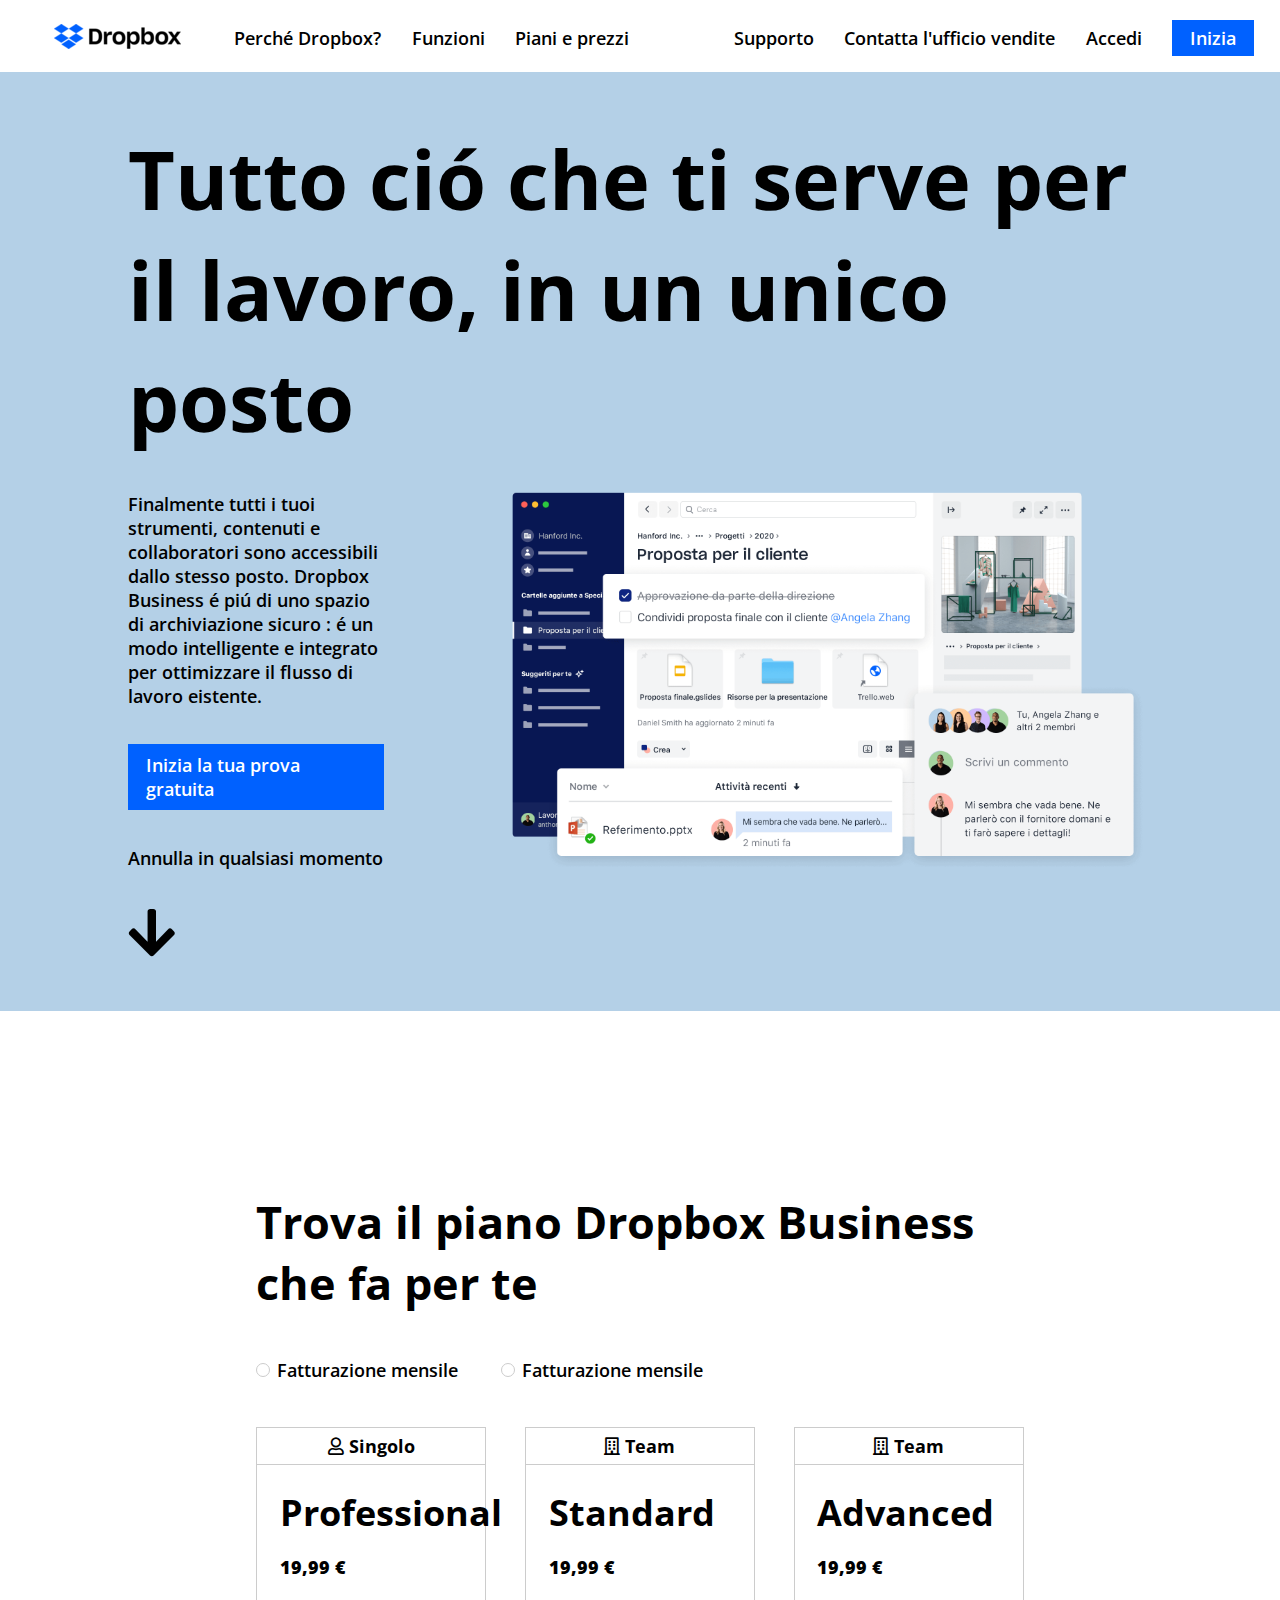
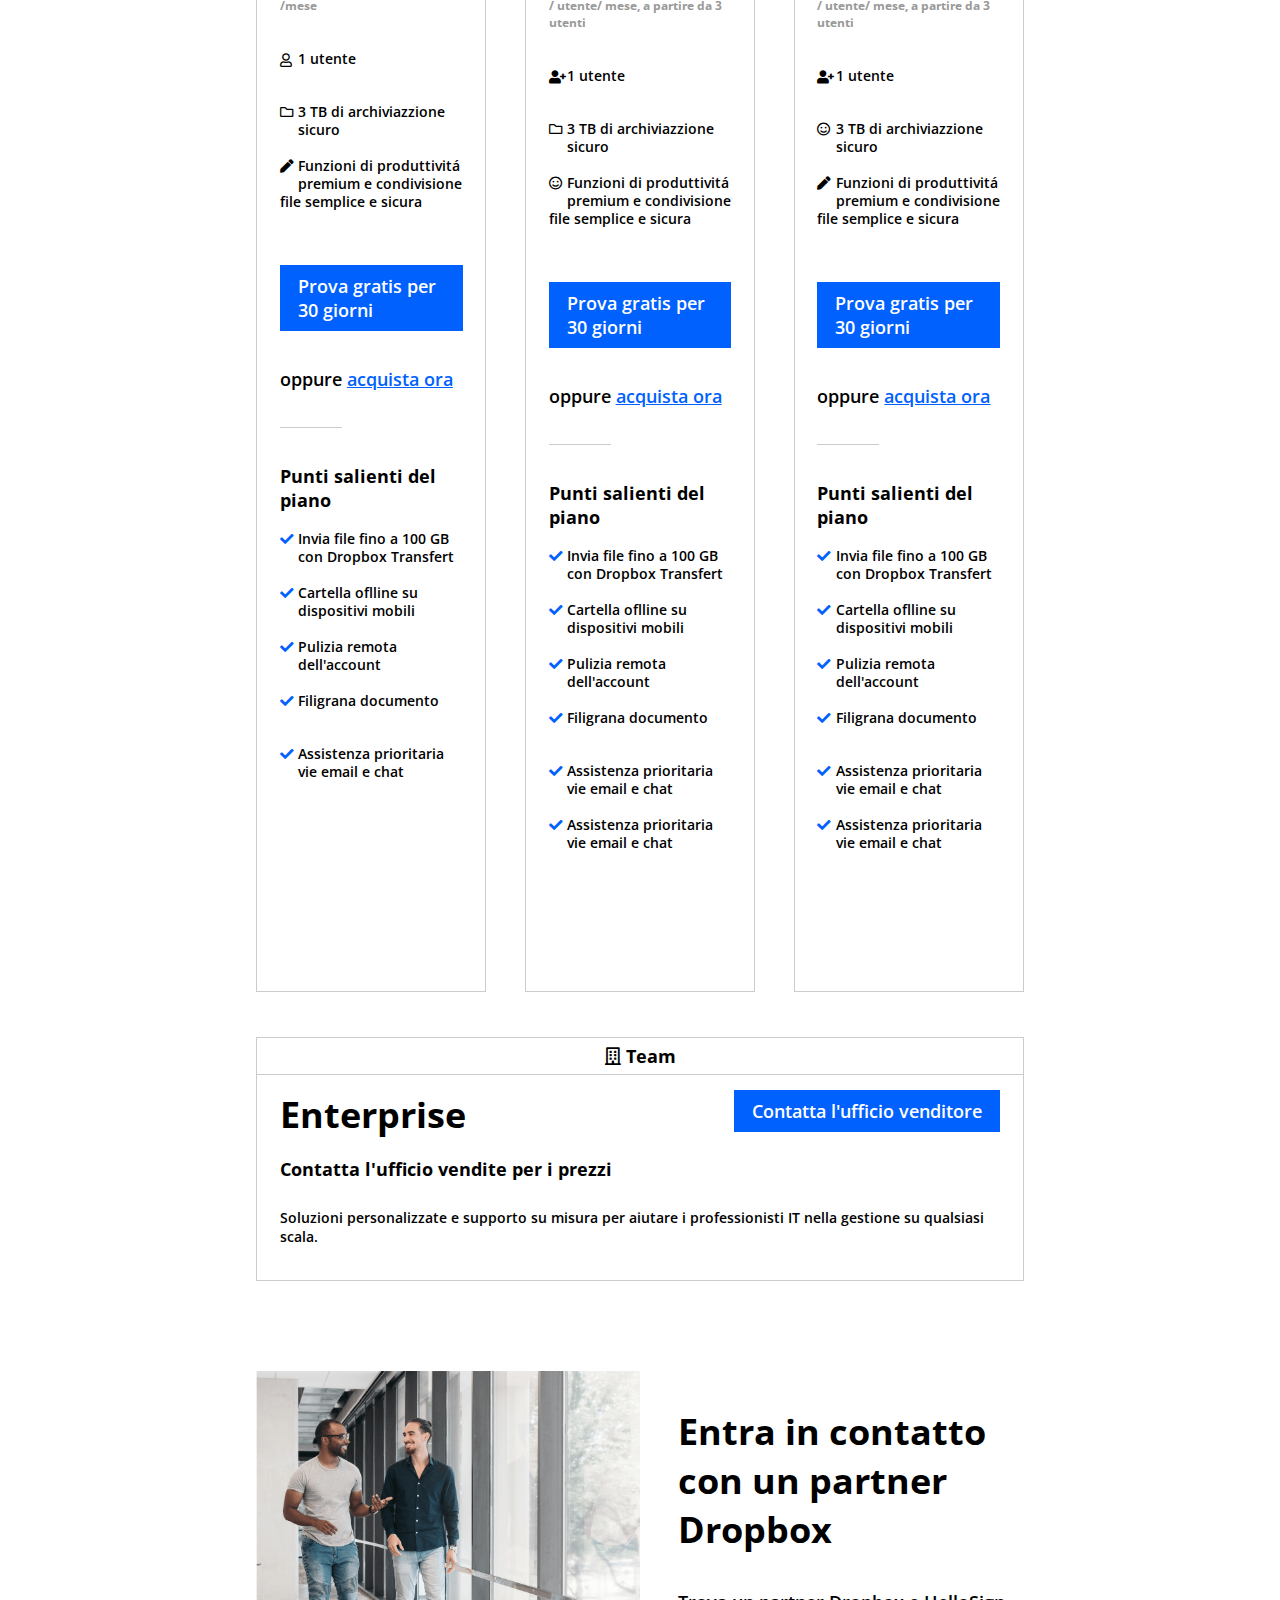
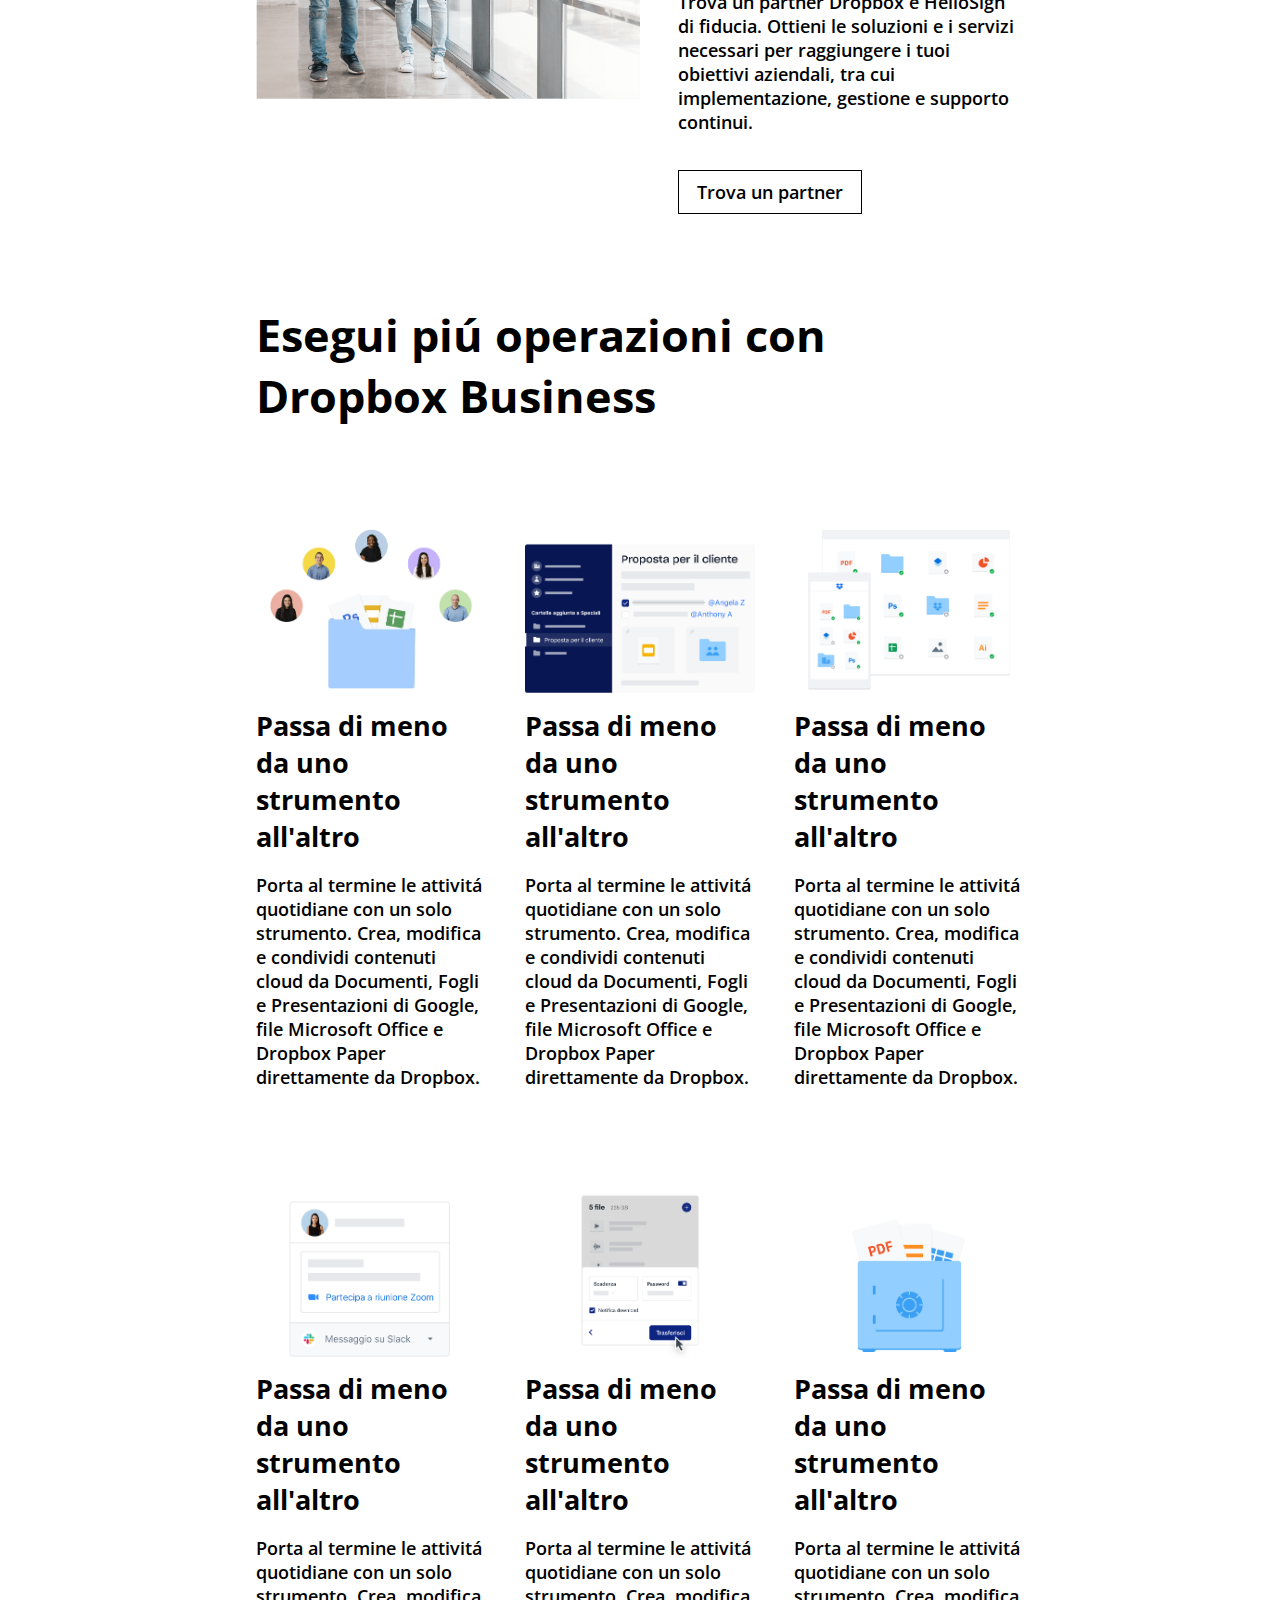
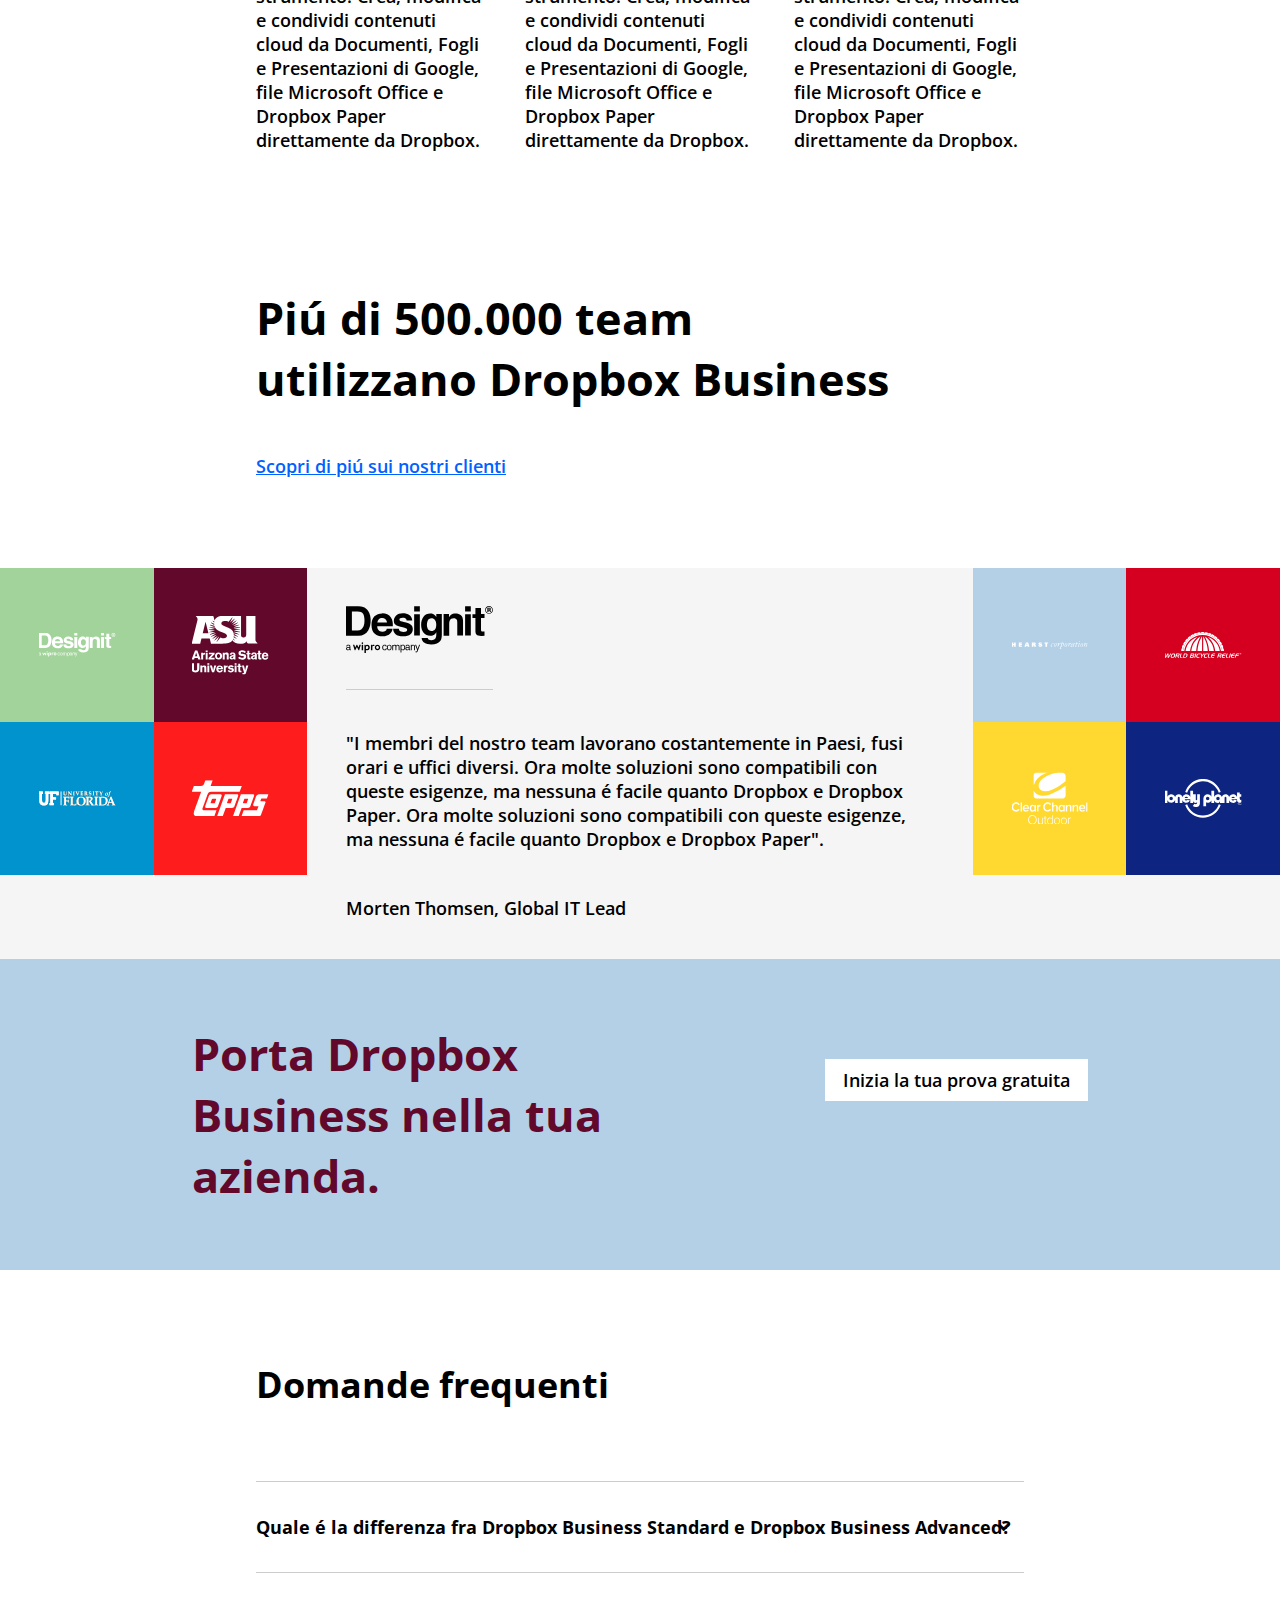
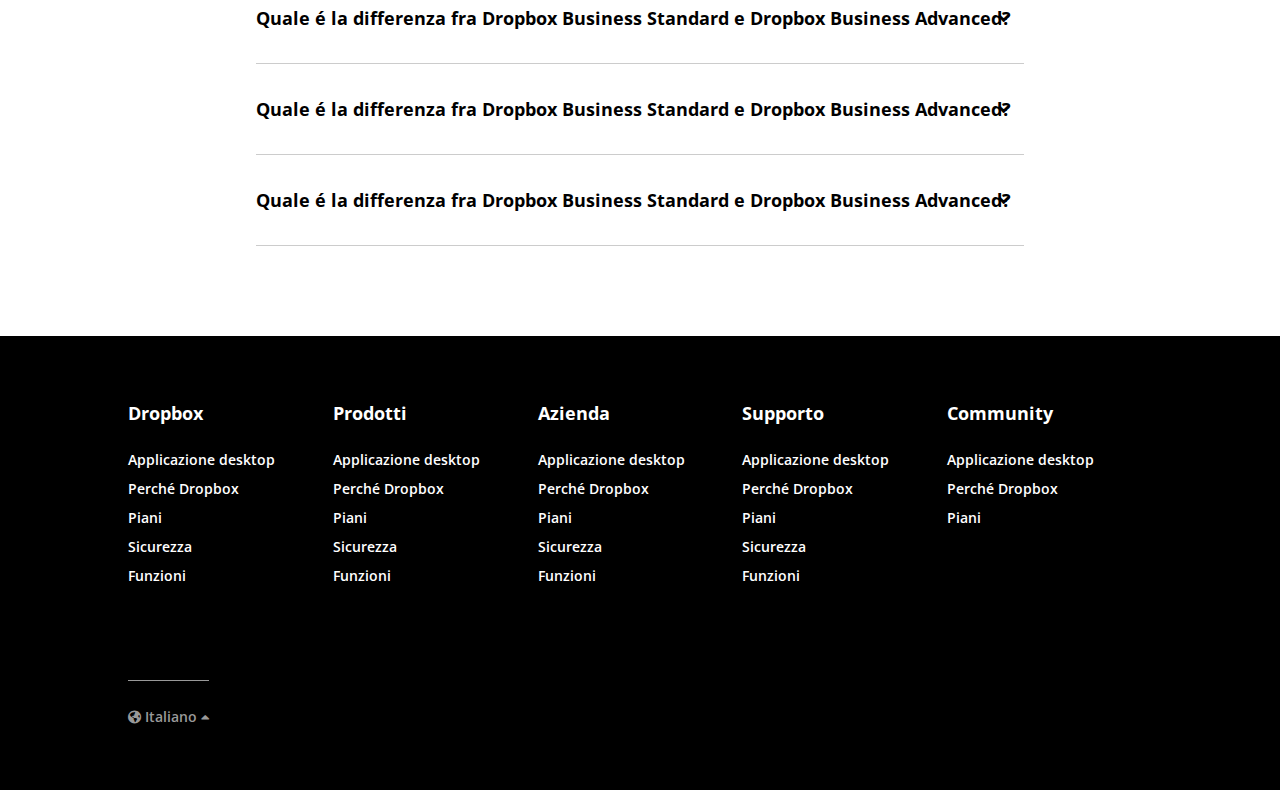
<file: index.html>
<!DOCTYPE html>
<html lang="en">
<head>
    <meta charset="UTF-8">
    <meta http-equiv="X-UA-Compatible" content="IE=edge">
    <meta name="viewport" content="width=device-width, initial-scale=1.0">
    <!-- Font by GoogleFonts -->
    <link rel="preconnect" href="https://fonts.googleapis.com">
    <link rel="preconnect" href="https://fonts.gstatic.com" crossorigin>
    <link href="https://fonts.googleapis.com/css2?family=Open+Sans:wght@400;600;700&display=swap" rel="stylesheet">
    <!-- Librerie FontAwsome -->
    <link rel="stylesheet" href="https://cdnjs.cloudflare.com/ajax/libs/font-awesome/5.15.4/css/all.min.css">
    <!-- Collegamento CSS -->
    <link rel="stylesheet" href="css/style.css">
    <title>Dropbox</title>
</head>
<body>

    <!-- Intestazione -->
    <header>

        <!-- Barra di navigazione -->
        <div id="nav-container">

            <nav id="nav" class="clearfix">

                <!-- Logo -->
                <img src="img/logo-small.png" alt="logo" class="logo left">
    
                <!-- Menu sinistra -->
                <ul class="left">
                    <li><a href="#">Perch&eacute; Dropbox&quest;</a></li>
                    <li><a href="#">Funzioni</a></li>
                    <li><a href="#">Piani e prezzi</a></li>
                </ul>
    
                <!-- Menu destra -->
                <ul class="right">
                    <li><a href="#">Supporto</a></li>
                    <li><a href="#">Contatta l&apos;ufficio vendite</a></li>
                    <li><a href="#">Accedi</a></li>
                    <!-- Start button -->
                    <li><a href="#" class="button">Inizia</a></li>
                </ul>
    
            </nav>

        </div>

        <!-- Hero -->
        <div id="hero" class="clearfix">

            <h1>Tutto ci&oacute; che ti serve per il lavoro&comma; in un unico posto</h1>

            <div class="hero-text left">

                <p>Finalmente tutti i tuoi strumenti, contenuti e collaboratori sono accessibili dallo stesso posto&period; Dropbox Business &eacute; pi&uacute; di uno spazio di archiviazione sicuro &colon; &eacute; un modo intelligente e integrato per ottimizzare il flusso di lavoro eistente&period;</p>
                <!-- Start button -->
                <a href="#" class="button start">Inizia la tua prova gratuita</a>
                <p>Annulla in qualsiasi momento</p>
                <!-- Arrow down -->
                <a href="#"><i class="fas fa-arrow-down"></i></a>

            </div>

            <div class="hero-img right">
                <img src="img/jumbo.png" alt="jumbo">
            </div>

        </div>

    </header>

    <!-- Contenuto pagina -->
    <main>

        <!-- Sezione piani tariffari -->
        <section class="container clearfix">

            <h2>Trova il piano Dropbox Business che fa per te</h2>

            <!-- Checkbox -->
            <div class="checkbox">
                <a href="#"></a>
                <span>Fatturazione mensile</span>
                <a href="#"></a>
                <span>Fatturazione mensile</span>
            </div>

            <!-- Tabelle piani tariffari -->
            <!-- Piano tariffario Professional -->
            <div class="column left">

                <!-- Head tabella -->
                <h5><i class="far fa-user"></i> Singolo</h5>

                <!-- Contenuto tabella -->
                <div class="plan">

                    <h3>Professional</h3>
                    <strong>19&comma;99 &euro;</strong>
                    <h6>/mese</h6>

                    <!-- Dati vari tabella -->
                    <div class="clearfix data"><i class="far fa-user left"></i><span> 1 utente</span></div>
                    <div class="clearfix data"><i class="far fa-folder left"></i><span> 3 TB di archiviazzione sicuro</span></div>
                    <div class="clearfix data"><i class="fas fa-pen left"></i><span> Funzioni di produttivit&aacute; premium e condivisione file semplice e sicura</span></div>

                    <!-- Trial button -->
                    <a href="#" class="button trial">Prova gratis per 30 giorni</a>
                    <div class="buy-now"><span>oppure</span> <a href="#">acquista ora</a></div>
                    
                    <!-- Lista punti salienti -->
                    <h5>Punti salienti del piano</h5>
                    <ul>
                        <li class="clearfix data"><i class="fas fa-check left"></i><span>Invia file fino a 100 GB con Dropbox Transfert</span></li>
                        <li class="clearfix data"><i class="fas fa-check left"></i><span>Cartella oflline su dispositivi mobili</span></li>
                        <li class="clearfix data"><i class="fas fa-check left"></i><span>Pulizia remota dell'account</span></li>
                        <li class="clearfix data"><i class="fas fa-check left"></i><span>Filigrana documento</span></li>
                        <li class="clearfix data"><i class="fas fa-check left"></i><span>Assistenza prioritaria vie email e chat</span></li>                        
                    </ul>

                </div>
                
            </div>

            <!-- Piano tariffario Standard -->
            <div class="column left margin">

                <!-- Head tabella -->
                <h5><i class="far fa-building"></i> Team</h5>

                <!-- Contenuto tabella -->
                <div class="plan">

                    <h3>Standard</h3>
                    <strong>19&comma;99 &euro;</strong>
                    <h6>/ utente/ mese&comma; a partire da 3 utenti</h6>

                    <!-- Dati vari tabella -->
                    <div class="clearfix data"><i class="fas fa-user-plus left"></i><span> 1 utente</span></div>
                    <div class="clearfix data"><i class="far fa-folder left"></i><span> 3 TB di archiviazzione sicuro</span></div>
                    <div class="clearfix data"><i class="far fa-smile left"></i><span> Funzioni di produttivit&aacute; premium e condivisione file semplice e sicura</span></div>

                    <!-- Trial button -->
                    <a href="#" class="button trial">Prova gratis per 30 giorni</a>
                    <div class="buy-now"><span>oppure</span> <a href="#">acquista ora</a></div>
                    
                    <!-- Lista punti salienti -->
                    <h5>Punti salienti del piano</h5>
                    <ul>
                        <li class="clearfix data"><i class="fas fa-check left"></i><span>Invia file fino a 100 GB con Dropbox Transfert</span></li>
                        <li class="clearfix data"><i class="fas fa-check left"></i><span>Cartella oflline su dispositivi mobili</span></li>
                        <li class="clearfix data"><i class="fas fa-check left"></i><span>Pulizia remota dell'account</span></li>
                        <li class="clearfix data"><i class="fas fa-check left"></i><span>Filigrana documento</span></li>
                        <li class="clearfix data"><i class="fas fa-check left"></i><span>Assistenza prioritaria vie email e chat</span></li>                        
                        <li class="clearfix data"><i class="fas fa-check left"></i><span>Assistenza prioritaria vie email e chat</span></li>                                                
                    </ul>

                </div>                

            </div>

            <!-- Piano tariffario Advanced -->
            <div class="column left">

                <!-- Head tabella -->
                <h5><i class="far fa-building"></i> Team</h5>

                <!-- Contenuto tabella -->
                <div class="plan">

                    <h3>Advanced</h3>
                    <strong>19&comma;99 &euro;</strong>
                    <h6>/ utente/ mese&comma; a partire da 3 utenti</h6>

                    <!-- Dati vari tabella -->
                    <div class="clearfix data"><i class="fas fa-user-plus left"></i><span> 1 utente</span></div>
                    <div class="clearfix data"><i class="far fa-smile left"></i><span> 3 TB di archiviazzione sicuro</span></div>
                    <div class="clearfix data"><i class="fas fa-pen left"></i><span> Funzioni di produttivit&aacute; premium e condivisione file semplice e sicura</span></div>

                    <!-- Trial button -->
                    <a href="#" class="button trial">Prova gratis per 30 giorni</a>
                    <div class="buy-now"><span>oppure</span> <a href="#">acquista ora</a></div>
                    
                    <!-- Lista punti salienti -->
                    <h5>Punti salienti del piano</h5>
                    <ul>
                        <li class="clearfix data"><i class="fas fa-check left"></i><span>Invia file fino a 100 GB con Dropbox Transfert</span></li>
                        <li class="clearfix data"><i class="fas fa-check left"></i><span>Cartella oflline su dispositivi mobili</span></li>
                        <li class="clearfix data"><i class="fas fa-check left"></i><span>Pulizia remota dell'account</span></li>
                        <li class="clearfix data"><i class="fas fa-check left"></i><span>Filigrana documento</span></li>
                        <li class="clearfix data"><i class="fas fa-check left"></i><span>Assistenza prioritaria vie email e chat</span></li>                        
                        <li class="clearfix data"><i class="fas fa-check left"></i><span>Assistenza prioritaria vie email e chat</span></li>                        
                    </ul>

                </div>                

            </div>

            <!-- Contatti info prezzi -->
            <div class="column left special">

                <!-- Head tabella -->
                <h5><i class="far fa-building"></i> Team</h5>

                <!-- Contenuto tabella -->
                <div class="plan special clearfix">

                    <!-- Contact button -->
                    <a href="#" class="button contact right">Contatta l&apos;ufficio venditore</a>

                    <h3>Enterprise</h3>
                    <h5>Contatta l&apos;ufficio vendite per i prezzi</h5>
                    <p>Soluzioni personalizzate e supporto su misura per aiutare i professionisti IT nella gestione su qualsiasi scala&period;</p>

                </div>

            </div>

        </section>

        <!-- Sezione contatti partner -->
        <section class="container clearfix">

            <img class="partner-img left" src="img/partner.png" alt="partner">

            <div class="partner-text right">

                <h3>Entra in contatto con un partner Dropbox</h3>
                <p>Trova un partner Dropbox e HelloSign di fiducia&period; Ottieni le soluzioni e i servizi necessari per raggiungere i tuoi obiettivi aziendali&comma; tra cui implementazione&comma; gestione e supporto continui&period;</p>
                <!-- Partner button -->
                <a href="#" class="button partner">Trova un partner</a>  

            </div>

        </section>

        <!-- Sezione funzionalita -->
        <section  id="features" class="container">

            <h2>Esegui pi&uacute; operazioni con Dropbox Business</h2>

            <!-- Prima riga features -->
            <div class="clearfix">

                <!-- Prima feature -->
                <div class="column left">

                    <img src="img/business-feature-switching-tools.png" alt="img1">

                    <h4>Passa di meno da uno strumento all&apos;altro</h4>
                    <p>Porta al termine le attivit&aacute; quotidiane con un solo strumento&period; Crea&comma; modifica e condividi contenuti cloud da Documenti&comma; Fogli e Presentazioni di Google&comma; file Microsoft Office e Dropbox Paper direttamente da Dropbox&period;</p>

                </div>
                
                <!-- Seconda feature -->
                <div class="column left margin">

                    <img src="img/business-feature-coordinate-it.png" alt="img2">

                    <h4>Passa di meno da uno strumento all&apos;altro</h4>
                    <p>Porta al termine le attivit&aacute; quotidiane con un solo strumento&period; Crea&comma; modifica e condividi contenuti cloud da Documenti&comma; Fogli e Presentazioni di Google&comma; file Microsoft Office e Dropbox Paper direttamente da Dropbox&period;</p>

                </div>     
                
                <!-- Terza feature -->
                <div class="column left">

                    <img src="img/business-feature-multi-device.png" alt="img3">

                    <h4>Passa di meno da uno strumento all&apos;altro</h4>
                    <p>Porta al termine le attivit&aacute; quotidiane con un solo strumento&period; Crea&comma; modifica e condividi contenuti cloud da Documenti&comma; Fogli e Presentazioni di Google&comma; file Microsoft Office e Dropbox Paper direttamente da Dropbox&period;</p>

                </div> 
            
            </div>  


            <!-- Seconda riga features -->
            <div class="clearfix">

                <!-- Quarta feature -->
                <div class="column left">

                    <img src="img/business-feature-integrations-it.png" alt="img4">

                    <h4>Passa di meno da uno strumento all&apos;altro</h4>
                    <p>Porta al termine le attivit&aacute; quotidiane con un solo strumento&period; Crea&comma; modifica e condividi contenuti cloud da Documenti&comma; Fogli e Presentazioni di Google&comma; file Microsoft Office e Dropbox Paper direttamente da Dropbox&period;</p>

                </div>
                
                <!-- Quinta feature -->
                <div class="column left margin">

                    <img src="img/business-feature-send-files-it.png" alt="img5">

                    <h4>Passa di meno da uno strumento all&apos;altro</h4>
                    <p>Porta al termine le attivit&aacute; quotidiane con un solo strumento&period; Crea&comma; modifica e condividi contenuti cloud da Documenti&comma; Fogli e Presentazioni di Google&comma; file Microsoft Office e Dropbox Paper direttamente da Dropbox&period;</p>

                </div>     
                
                <!-- Sesta feature -->
                <div class="column left">

                    <img src="img/business-feature-security.png" alt="img6">

                    <h4>Passa di meno da uno strumento all&apos;altro</h4>
                    <p>Porta al termine le attivit&aacute; quotidiane con un solo strumento&period; Crea&comma; modifica e condividi contenuti cloud da Documenti&comma; Fogli e Presentazioni di Google&comma; file Microsoft Office e Dropbox Paper direttamente da Dropbox&period;</p>

                </div> 
            
            </div>             

        </section>

        <!-- Sezione carosello -->
        <section id="carousel">

            <div class="container">

                <!-- Titolo sezione -->
                <h2>
                    Pi&uacute; di 500&period;000 team
                    <br>utilizzano Dropbox Business
                </h2>

                <a href="#">Scopri di pi&uacute; sui nostri clienti</a>

            </div>

            <!-- Loghi e presentazioni clienti -->
            <div class="clearfix carousel-container">

                <!-- Prima colonna -->
                <aside class="side-part left">

                    <!-- Primo logo -->
                    <div class="client-logo designit">
                        <img src="img/designit.svg" alt="client-logo-1">
                    </div>
                    <!-- Secondo logo -->
                    <div class="client-logo uf">
                        <img src="img/university_of_florida.svg" alt="client-logo-2">
                    </div>

                </aside>

                <!-- Seconda colonna -->
                <aside class="side-part left">

                    <!-- Terzo logo -->
                    <div class="client-logo asu">
                        <img src="img/arizona_state_university.svg" alt="client-logo-3">
                    </div>
                    <!-- Quarto logo -->
                    <div class="client-logo topps">
                        <img src="img/topps.svg" alt="client-logo-4">
                    </div>

                </aside>

                <!-- Presentazione cliente -->
                <div class="main-part left">

                    <img src="img/designit.svg" alt="client-logo-1">

                    <p>&quot;I membri del nostro team lavorano costantemente in Paesi&comma; fusi orari e uffici diversi&period; Ora molte soluzioni sono compatibili con queste esigenze&comma; ma nessuna &eacute; facile quanto Dropbox e Dropbox Paper&period; Ora molte soluzioni sono compatibili con queste esigenze&comma; ma nessuna &eacute; facile quanto Dropbox e Dropbox Paper&quot;&period;</p>
                    <span>Morten Thomsen&comma; Global IT Lead</span>

                </div>

                <!-- Terza colonna -->
                <aside class="side-part right">

                    <!-- Quinto logo -->
                    <div class="client-logo world">
                        <img src="img/world_bicycle_relief.svg" alt="client-logo-5">
                    </div>
                    <!-- Sesto logo -->
                    <div class="client-logo lonely">
                        <img src="img/lonely_planet.svg" alt="client-logo-6">
                    </div>

                </aside>

                <!-- Quarta colonna -->
                <aside class="side-part right">

                    <!-- Settimo logo -->
                    <div class="client-logo hearts">
                        <img src="img/hearst_corp.svg" alt="client-logo-7">
                    </div>
                    <!-- Ottavo logo -->
                    <div class="client-logo clear">
                        <img src="img/clear_channel.svg" alt="client-logo-8">
                    </div>

                </aside>

            </div>

            <!-- Join Dropbox -->
            <div class="join clearfix">

                <h2 class="left">Porta Dropbox Business nella tua azienda&period;</h2>

                <a href="#" class="button start right">Inizia la tua prova gratuita</a>

            </div>

        </section>

        <!-- Sezione FAQ -->
        <section class="container faq">

            <h3>Domande frequenti</h3>

            <!-- Lista domande -->
            <h5>Quale &eacute; la differenza fra Dropbox Business Standard e Dropbox Business Advanced&quest;<i class="fas fa-angle-down"></i></h5>
            <h5>Quale &eacute; la differenza fra Dropbox Business Standard e Dropbox Business Advanced&quest;<i class="fas fa-angle-down"></i></h5>
            <h5>Quale &eacute; la differenza fra Dropbox Business Standard e Dropbox Business Advanced&quest;<i class="fas fa-angle-down"></i></h5>
            <h5>Quale &eacute; la differenza fra Dropbox Business Standard e Dropbox Business Advanced&quest;<i class="fas fa-angle-down"></i></h5>

        </section>

    </main>

    <!-- Footer -->
    <footer>

        <!-- Liste link footer -->
        <div id="foot" class="clearfix">

            <!-- Dropbox -->
            <ul class="left">
                <li><h4>Dropbox</h4></li>
                <li><a href="#">Applicazione desktop</a></li>
                <li><a href="#">Perch&eacute; Dropbox</a></li>
                <li><a href="#">Piani</a></li>
                <li><a href="#">Sicurezza</a></li>
                <li><a href="#">Funzioni</a></li>
            </ul>

            <!-- Prodotti -->
            <ul class="left">
                <li><h4>Prodotti</h4></li>
                <li><a href="#">Applicazione desktop</a></li>
                <li><a href="#">Perch&eacute; Dropbox</a></li>
                <li><a href="#">Piani</a></li>
                <li><a href="#">Sicurezza</a></li>
                <li><a href="#">Funzioni</a></li>
            </ul>

            <!-- Azienda -->
            <ul class="left">
                <li><h4>Azienda</h4></li>
                <li><a href="#">Applicazione desktop</a></li>
                <li><a href="#">Perch&eacute; Dropbox</a></li>
                <li><a href="#">Piani</a></li>
                <li><a href="#">Sicurezza</a></li>
                <li><a href="#">Funzioni</a></li>
            </ul>

            <!-- Supporto -->
            <ul class="left">
                <li><h4>Supporto</h4></li>
                <li><a href="#">Applicazione desktop</a></li>
                <li><a href="#">Perch&eacute; Dropbox</a></li>
                <li><a href="#">Piani</a></li>
                <li><a href="#">Sicurezza</a></li>
                <li><a href="#">Funzioni</a></li>
            </ul>

            <!-- Community -->
            <ul class="left">
                <li><h4>Community</h4></li>
                <li><a href="#">Applicazione desktop</a></li>
                <li><a href="#">Perch&eacute; Dropbox</a></li>
                <li><a href="#">Piani</a></li>
            </ul>

        </div>

        <!-- Ligue footer -->
        <div class="leng"><i class="fas fa-globe-americas"></i> Italiano <i class="fas fa-caret-up"></i></div>
        
    </footer>
    
</body>
</html>
</file>
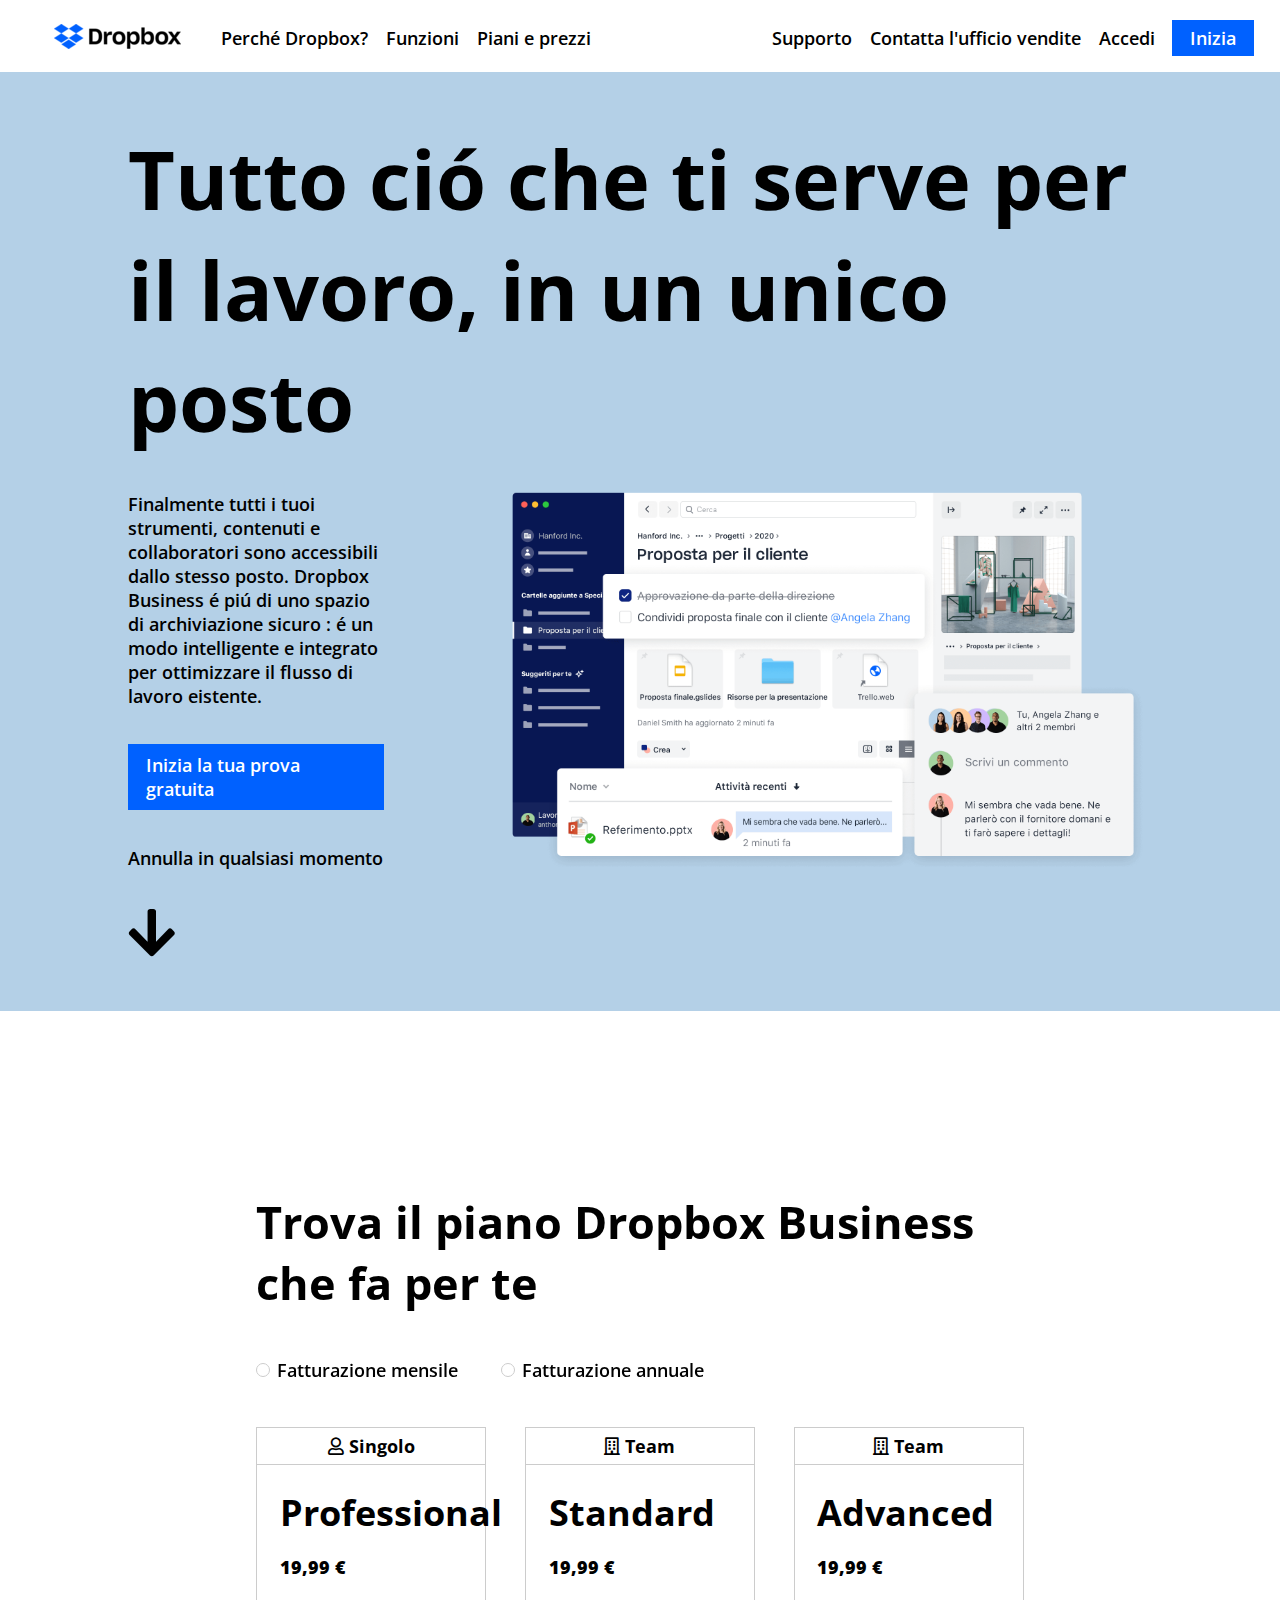
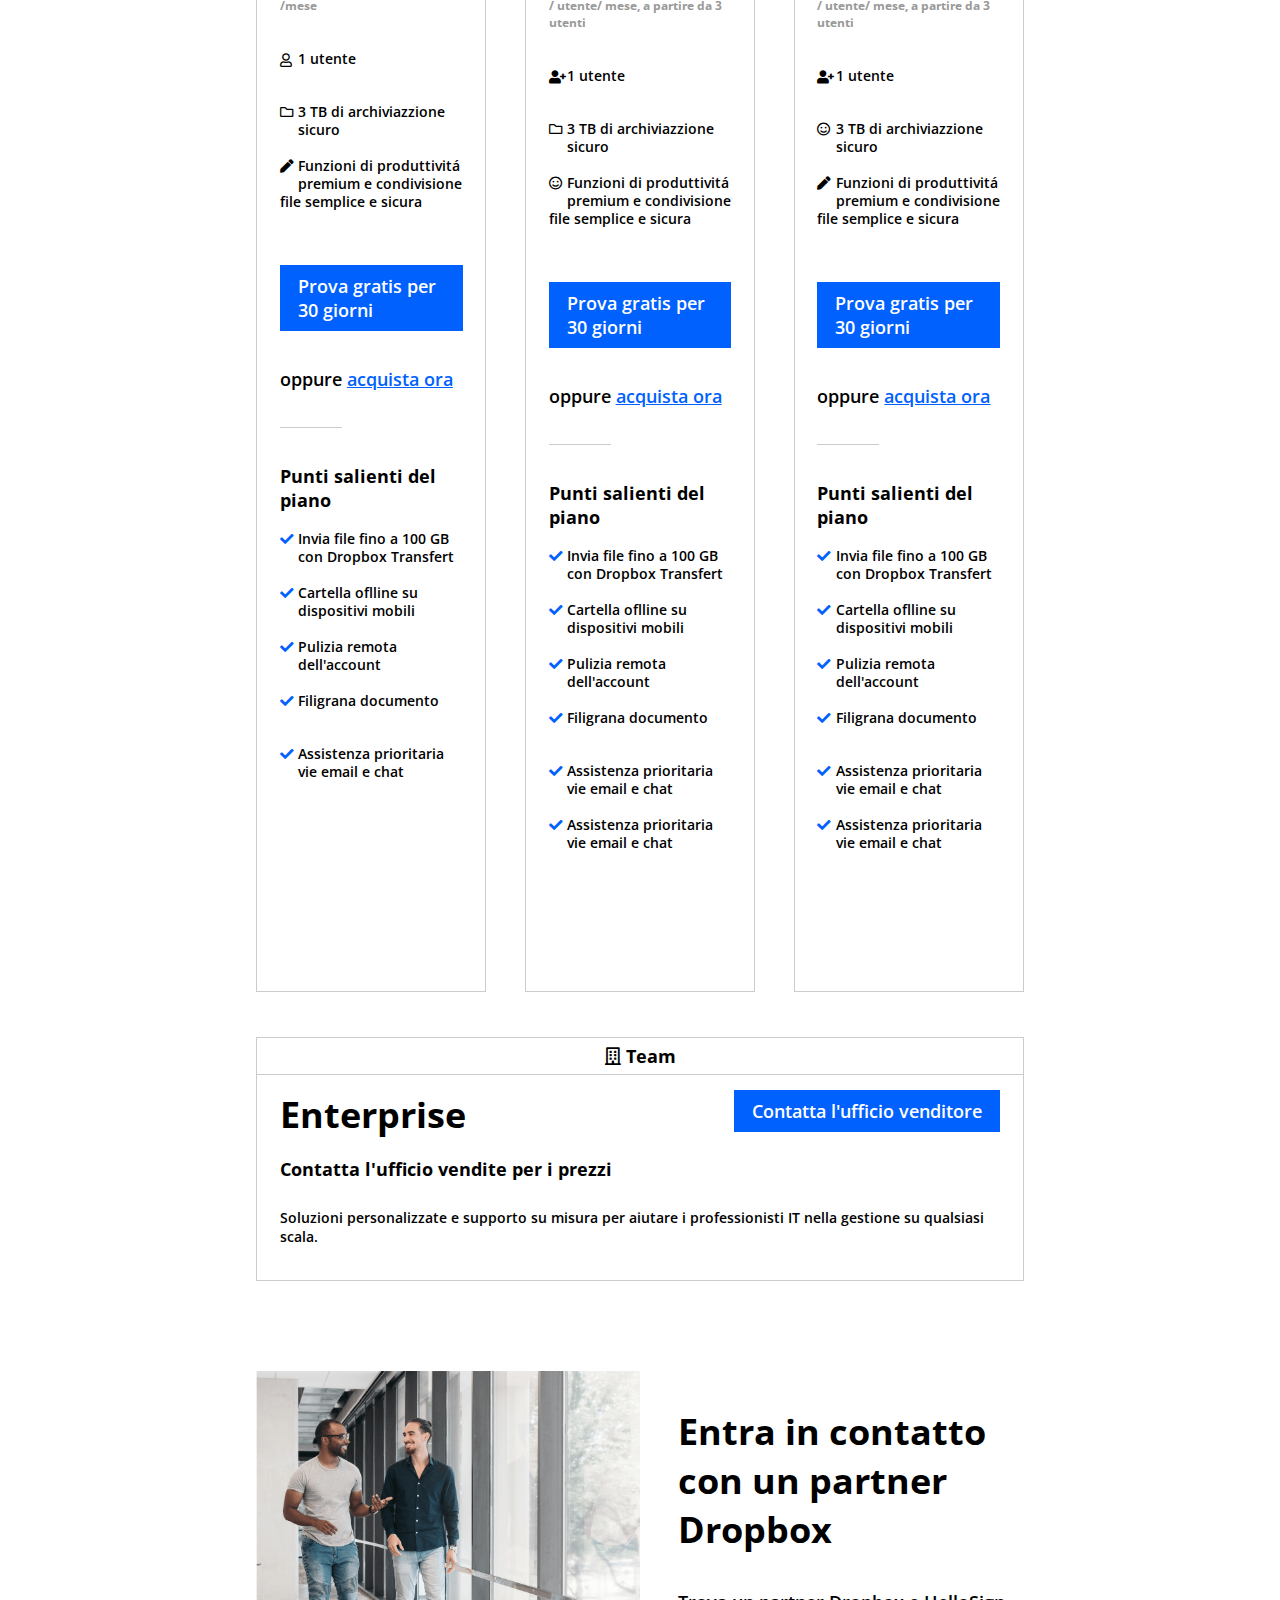
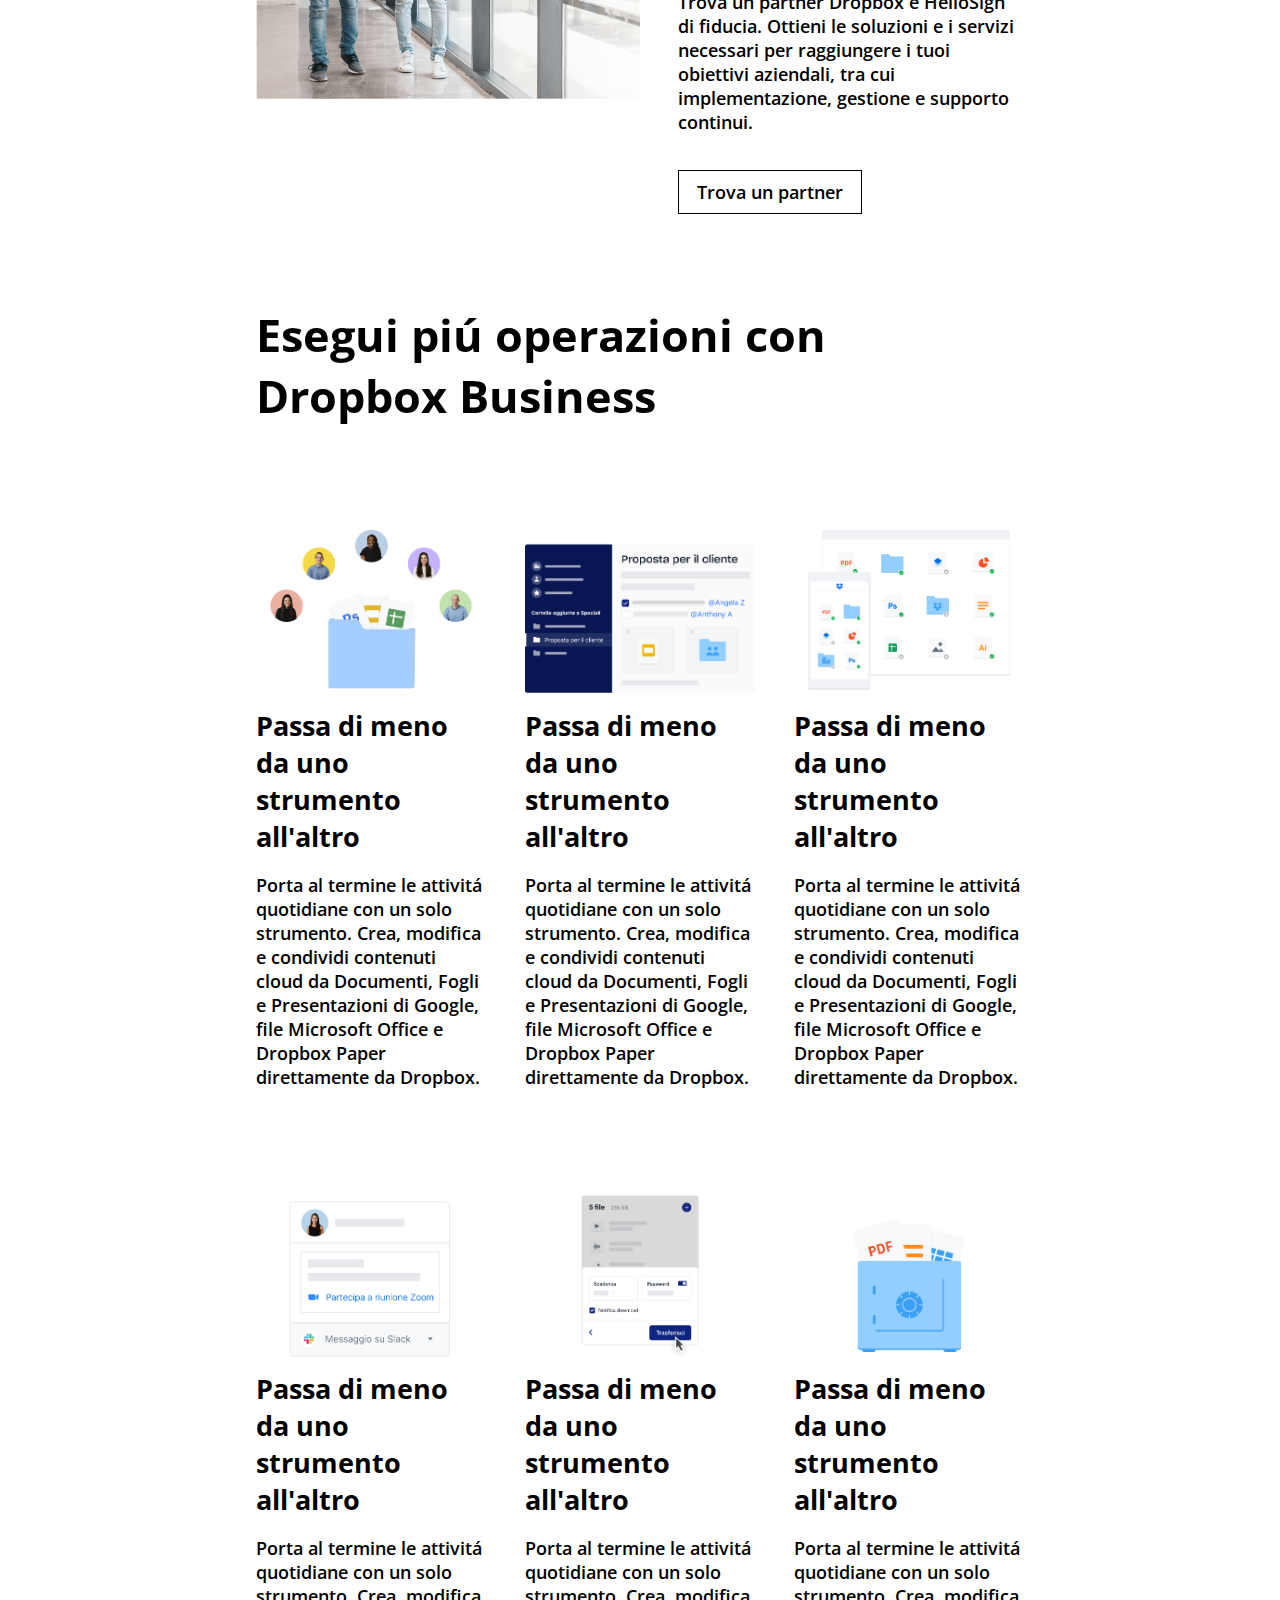
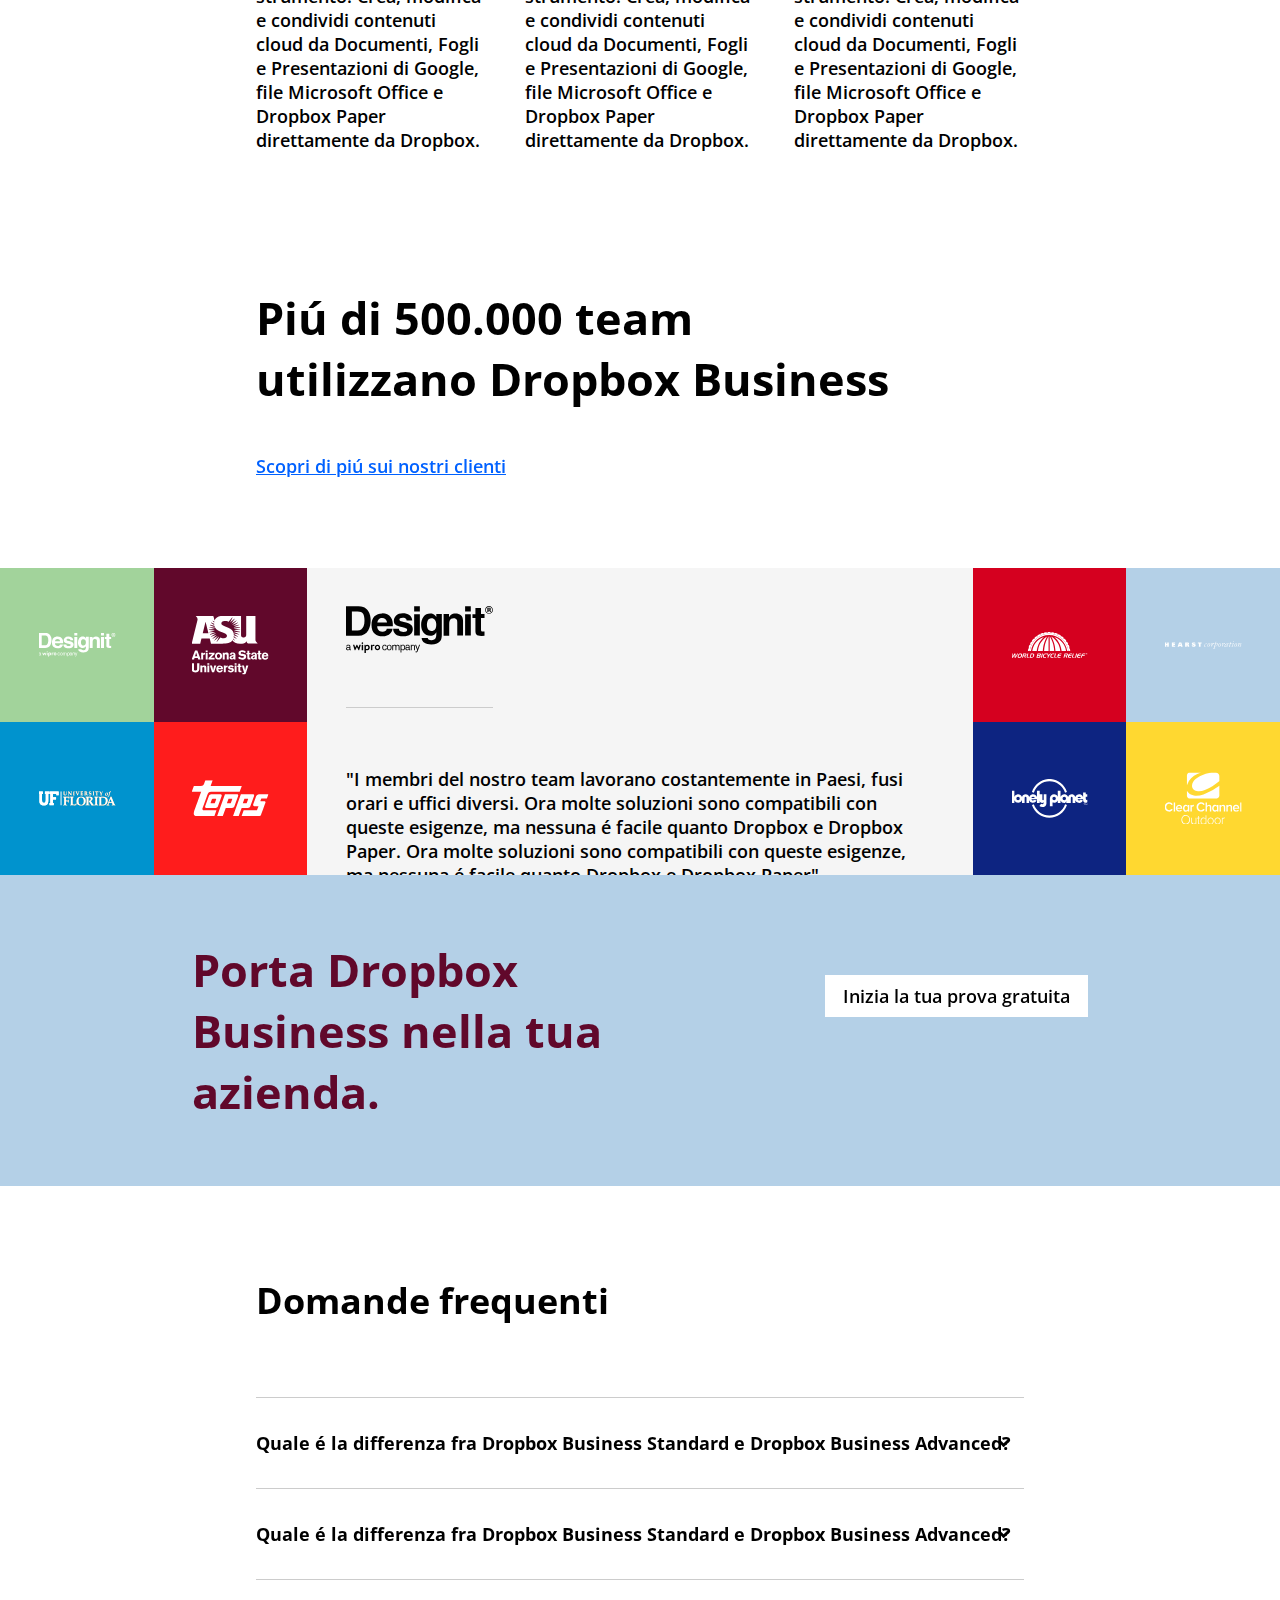
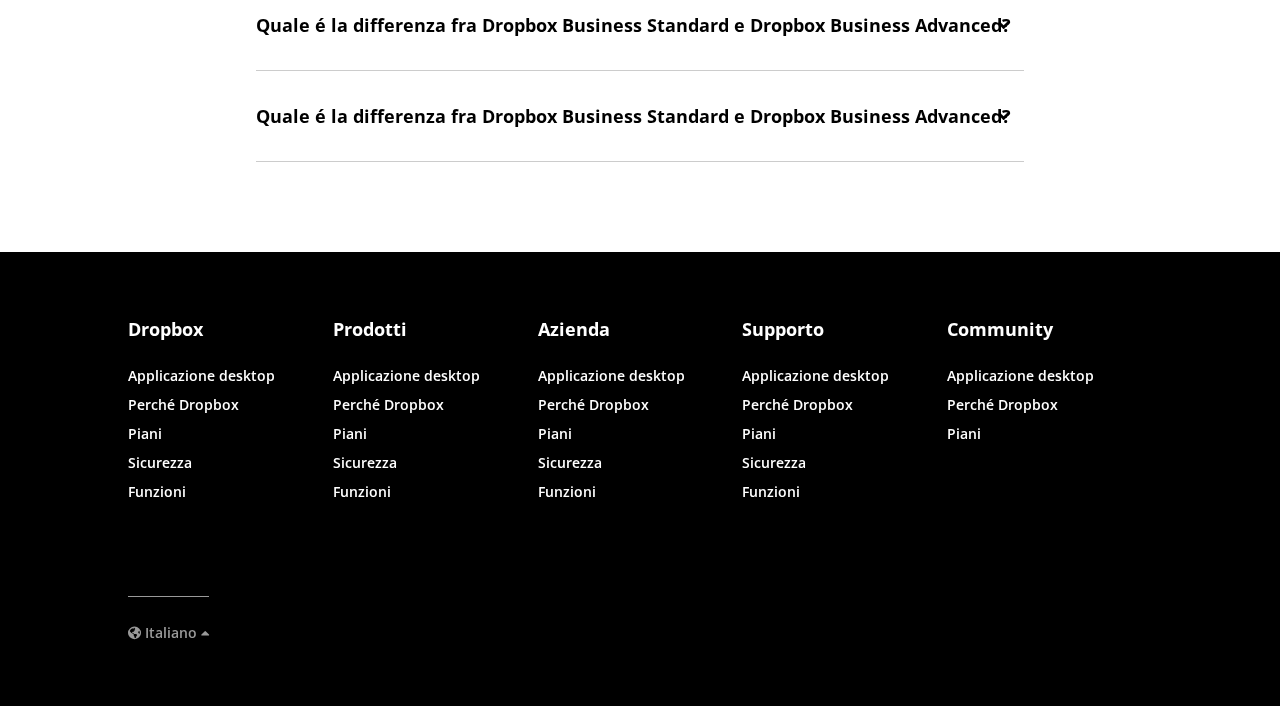
<file: bonus/index.html>
<!DOCTYPE html>
<html lang="en">
<head>
    <meta charset="UTF-8">
    <meta http-equiv="X-UA-Compatible" content="IE=edge">
    <meta name="viewport" content="width=device-width, initial-scale=1.0">
    <!-- Font by GoogleFonts -->
    <link rel="preconnect" href="https://fonts.googleapis.com">
    <link rel="preconnect" href="https://fonts.gstatic.com" crossorigin>
    <link href="https://fonts.googleapis.com/css2?family=Open+Sans:wght@400;600;700&display=swap" rel="stylesheet">
    <!-- Librerie FontAwsome -->
    <link rel="stylesheet" href="https://cdnjs.cloudflare.com/ajax/libs/font-awesome/5.15.4/css/all.min.css">
    <!-- Collegamento CSS -->
    <link rel="stylesheet" href="css/style.css">
    <title>Dropbox</title>
</head>
<body>

    <!-- Intestazione -->
    <header>

        <!-- Barra di navigazione -->
        <div id="nav-container">

            <nav id="nav" class="clearfix">

                <!-- Logo -->
                <img src="img/logo-small.png" alt="logo" class="logo left">
    
                <!-- Menu sinistra -->
                <ul class="left">
                    <li><a href="#">Perch&eacute; Dropbox&quest;</a>
                        <div>
                            <ul class="dropdown">
                                <li><a href="#">Perch&eacute; si</a></li>
                                <li><a href="#">Perch&eacute; no</a></li>
                            </ul>
                        </div>
                    </li>
                    <li><a href="#">Funzioni</a></li>
                    <li><a href="#">Piani e prezzi</a></li>
                </ul>
    
                <!-- Menu destra -->
                <ul class="right">
                    <li><a href="#">Supporto</a></li>
                    <li><a href="#">Contatta l&apos;ufficio vendite</a></li>
                    <li><a href="#">Accedi</a></li>
                    <!-- Start button -->
                    <li><a href="#" class="button">Inizia</a></li>
                </ul>
    
            </nav>

        </div>

        <!-- Hero -->
        <div id="hero" class="clearfix">

            <h1>Tutto ci&oacute; che ti serve per il lavoro&comma; in un unico posto</h1>

            <div class="hero-text left">

                <p>Finalmente tutti i tuoi strumenti, contenuti e collaboratori sono accessibili dallo stesso posto&period; Dropbox Business &eacute; pi&uacute; di uno spazio di archiviazione sicuro &colon; &eacute; un modo intelligente e integrato per ottimizzare il flusso di lavoro eistente&period;</p>
                <!-- Start button -->
                <a href="#" class="button start">Inizia la tua prova gratuita</a>
                <p>Annulla in qualsiasi momento</p>
                <!-- Arrow down -->
                <a href="#tariff-tables"><i class="fas fa-arrow-down"></i></a>

            </div>

            <div class="hero-img right">
                <img src="img/jumbo.png" alt="jumbo">
            </div>

        </div>

    </header>

    <!-- Contenuto pagina -->
    <main>

        <!-- Sezione piani tariffari -->
        <section id="tariff-tables" class="container clearfix">

            <h2>Trova il piano Dropbox Business che fa per te</h2>

            <!-- Checkbox -->
            <div class="checkbox">
                <a href="#tariff-tables"></a>
                <span>Fatturazione mensile</span>
                <a href="#tariff-tables"></a>
                <span>Fatturazione annuale</span>
            </div>

            <!-- Tabelle piani tariffari -->
            <!-- Piano tariffario Professional -->
            <div class="column left">

                <!-- Head tabella -->
                <h5><i class="far fa-user"></i> Singolo</h5>

                <!-- Contenuto tabella -->
                <div class="plan">

                    <h3>Professional</h3>
                    <strong>19&comma;99 &euro;</strong>
                    <h6>/mese</h6>

                    <!-- Dati vari tabella -->
                    <div class="clearfix data"><i class="far fa-user left"></i><span> 1 utente</span></div>
                    <div class="clearfix data"><i class="far fa-folder left"></i><span> 3 TB di archiviazzione sicuro</span></div>
                    <div class="clearfix data"><i class="fas fa-pen left"></i><span> Funzioni di produttivit&aacute; premium e condivisione file semplice e sicura</span></div>

                    <!-- Trial button -->
                    <a href="#" class="button trial">Prova gratis per 30 giorni</a>
                    <div class="buy-now"><span>oppure</span> <a href="#">acquista ora</a></div>
                    
                    <!-- Lista punti salienti -->
                    <h5>Punti salienti del piano</h5>
                    <ul>
                        <li class="clearfix data"><i class="fas fa-check left"></i><span>Invia file fino a 100 GB con Dropbox Transfert</span></li>
                        <li class="clearfix data"><i class="fas fa-check left"></i><span>Cartella oflline su dispositivi mobili</span></li>
                        <li class="clearfix data"><i class="fas fa-check left"></i><span>Pulizia remota dell'account</span></li>
                        <li class="clearfix data"><i class="fas fa-check left"></i><span>Filigrana documento</span></li>
                        <li class="clearfix data"><i class="fas fa-check left"></i><span>Assistenza prioritaria vie email e chat</span></li>                        
                    </ul>

                </div>
                
            </div>

            <!-- Piano tariffario Standard -->
            <div class="column left margin">

                <!-- Head tabella -->
                <h5><i class="far fa-building"></i> Team</h5>

                <!-- Contenuto tabella -->
                <div class="plan">

                    <h3>Standard</h3>
                    <strong>19&comma;99 &euro;</strong>
                    <h6>/ utente/ mese&comma; a partire da 3 utenti</h6>

                    <!-- Dati vari tabella -->
                    <div class="clearfix data"><i class="fas fa-user-plus left"></i><span> 1 utente</span></div>
                    <div class="clearfix data"><i class="far fa-folder left"></i><span> 3 TB di archiviazzione sicuro</span></div>
                    <div class="clearfix data"><i class="far fa-smile left"></i><span> Funzioni di produttivit&aacute; premium e condivisione file semplice e sicura</span></div>

                    <!-- Trial button -->
                    <a href="#" class="button trial">Prova gratis per 30 giorni</a>
                    <div class="buy-now"><span>oppure</span> <a href="#">acquista ora</a></div>
                    
                    <!-- Lista punti salienti -->
                    <h5>Punti salienti del piano</h5>
                    <ul>
                        <li class="clearfix data"><i class="fas fa-check left"></i><span>Invia file fino a 100 GB con Dropbox Transfert</span></li>
                        <li class="clearfix data"><i class="fas fa-check left"></i><span>Cartella oflline su dispositivi mobili</span></li>
                        <li class="clearfix data"><i class="fas fa-check left"></i><span>Pulizia remota dell'account</span></li>
                        <li class="clearfix data"><i class="fas fa-check left"></i><span>Filigrana documento</span></li>
                        <li class="clearfix data"><i class="fas fa-check left"></i><span>Assistenza prioritaria vie email e chat</span></li>                        
                        <li class="clearfix data"><i class="fas fa-check left"></i><span>Assistenza prioritaria vie email e chat</span></li>                                                
                    </ul>

                </div>                

            </div>

            <!-- Piano tariffario Advanced -->
            <div class="column left">

                <!-- Head tabella -->
                <h5><i class="far fa-building"></i> Team</h5>

                <!-- Contenuto tabella -->
                <div class="plan">

                    <h3>Advanced</h3>
                    <strong>19&comma;99 &euro;</strong>
                    <h6>/ utente/ mese&comma; a partire da 3 utenti</h6>

                    <!-- Dati vari tabella -->
                    <div class="clearfix data"><i class="fas fa-user-plus left"></i><span> 1 utente</span></div>
                    <div class="clearfix data"><i class="far fa-smile left"></i><span> 3 TB di archiviazzione sicuro</span></div>
                    <div class="clearfix data"><i class="fas fa-pen left"></i><span> Funzioni di produttivit&aacute; premium e condivisione file semplice e sicura</span></div>

                    <!-- Trial button -->
                    <a href="#" class="button trial">Prova gratis per 30 giorni</a>
                    <div class="buy-now"><span>oppure</span> <a href="#">acquista ora</a></div>
                    
                    <!-- Lista punti salienti -->
                    <h5>Punti salienti del piano</h5>
                    <ul>
                        <li class="clearfix data"><i class="fas fa-check left"></i><span>Invia file fino a 100 GB con Dropbox Transfert</span></li>
                        <li class="clearfix data"><i class="fas fa-check left"></i><span>Cartella oflline su dispositivi mobili</span></li>
                        <li class="clearfix data"><i class="fas fa-check left"></i><span>Pulizia remota dell'account</span></li>
                        <li class="clearfix data"><i class="fas fa-check left"></i><span>Filigrana documento</span></li>
                        <li class="clearfix data"><i class="fas fa-check left"></i><span>Assistenza prioritaria vie email e chat</span></li>                        
                        <li class="clearfix data"><i class="fas fa-check left"></i><span>Assistenza prioritaria vie email e chat</span></li>                        
                    </ul>

                </div>                

            </div>

            <!-- Contatti info prezzi -->
            <div class="column left special">

                <!-- Head tabella -->
                <h5><i class="far fa-building"></i> Team</h5>

                <!-- Contenuto tabella -->
                <div class="plan special clearfix">

                    <!-- Contact button -->
                    <a href="#" class="button contact right">Contatta l&apos;ufficio venditore</a>

                    <h3>Enterprise</h3>
                    <h5>Contatta l&apos;ufficio vendite per i prezzi</h5>
                    <p>Soluzioni personalizzate e supporto su misura per aiutare i professionisti IT nella gestione su qualsiasi scala&period;</p>

                </div>

            </div>

        </section>

        <!-- Sezione contatti partner -->
        <section class="container clearfix">

            <img class="partner-img left" src="img/partner.png" alt="partner">

            <div class="partner-text right">

                <h3>Entra in contatto con un partner Dropbox</h3>
                <p>Trova un partner Dropbox e HelloSign di fiducia&period; Ottieni le soluzioni e i servizi necessari per raggiungere i tuoi obiettivi aziendali&comma; tra cui implementazione&comma; gestione e supporto continui&period;</p>
                <!-- Partner button -->
                <a href="#" class="button partner">Trova un partner</a>  

            </div>

        </section>

        <!-- Sezione funzionalita -->
        <section  id="features" class="container">

            <h2>Esegui pi&uacute; operazioni con Dropbox Business</h2>

            <!-- Prima riga features -->
            <div class="clearfix">

                <!-- Prima feature -->
                <div class="column left">

                    <img src="img/business-feature-switching-tools.png" alt="img1">

                    <h4>Passa di meno da uno strumento all&apos;altro</h4>
                    <p>Porta al termine le attivit&aacute; quotidiane con un solo strumento&period; Crea&comma; modifica e condividi contenuti cloud da Documenti&comma; Fogli e Presentazioni di Google&comma; file Microsoft Office e Dropbox Paper direttamente da Dropbox&period;</p>

                </div>
                
                <!-- Seconda feature -->
                <div class="column left margin">

                    <img src="img/business-feature-coordinate-it.png" alt="img2">

                    <h4>Passa di meno da uno strumento all&apos;altro</h4>
                    <p>Porta al termine le attivit&aacute; quotidiane con un solo strumento&period; Crea&comma; modifica e condividi contenuti cloud da Documenti&comma; Fogli e Presentazioni di Google&comma; file Microsoft Office e Dropbox Paper direttamente da Dropbox&period;</p>

                </div>     
                
                <!-- Terza feature -->
                <div class="column left">

                    <img src="img/business-feature-multi-device.png" alt="img3">

                    <h4>Passa di meno da uno strumento all&apos;altro</h4>
                    <p>Porta al termine le attivit&aacute; quotidiane con un solo strumento&period; Crea&comma; modifica e condividi contenuti cloud da Documenti&comma; Fogli e Presentazioni di Google&comma; file Microsoft Office e Dropbox Paper direttamente da Dropbox&period;</p>

                </div> 
            
            </div>  


            <!-- Seconda riga features -->
            <div class="clearfix">

                <!-- Quarta feature -->
                <div class="column left">

                    <img src="img/business-feature-integrations-it.png" alt="img4">

                    <h4>Passa di meno da uno strumento all&apos;altro</h4>
                    <p>Porta al termine le attivit&aacute; quotidiane con un solo strumento&period; Crea&comma; modifica e condividi contenuti cloud da Documenti&comma; Fogli e Presentazioni di Google&comma; file Microsoft Office e Dropbox Paper direttamente da Dropbox&period;</p>

                </div>
                
                <!-- Quinta feature -->
                <div class="column left margin">

                    <img src="img/business-feature-send-files-it.png" alt="img5">

                    <h4>Passa di meno da uno strumento all&apos;altro</h4>
                    <p>Porta al termine le attivit&aacute; quotidiane con un solo strumento&period; Crea&comma; modifica e condividi contenuti cloud da Documenti&comma; Fogli e Presentazioni di Google&comma; file Microsoft Office e Dropbox Paper direttamente da Dropbox&period;</p>

                </div>     
                
                <!-- Sesta feature -->
                <div class="column left">

                    <img src="img/business-feature-security.png" alt="img6">

                    <h4>Passa di meno da uno strumento all&apos;altro</h4>
                    <p>Porta al termine le attivit&aacute; quotidiane con un solo strumento&period; Crea&comma; modifica e condividi contenuti cloud da Documenti&comma; Fogli e Presentazioni di Google&comma; file Microsoft Office e Dropbox Paper direttamente da Dropbox&period;</p>

                </div> 
            
            </div>             

        </section>

        <!-- Sezione carosello -->
        <section id="carousel">

            <div class="container">

                <!-- Titolo sezione -->
                <h2>
                    Pi&uacute; di 500&period;000 team
                    <br>utilizzano Dropbox Business
                </h2>

                <a href="#">Scopri di pi&uacute; sui nostri clienti</a>

            </div>

            <!-- Loghi e presentazioni clienti -->
            <div class="clearfix carousel-container">

                <!-- Prima colonna -->
                <aside class="side-part left">

                    <!-- Primo logo -->
                    <a href="#customer-1">
                        <div class="client-logo designit">
                            <img src="img/designit.svg" alt="client-logo-1">
                        </div>
                    </a>
                    <!-- Secondo logo -->
                    <a href="#customer-2">
                        <div class="client-logo uf">
                            <img src="img/university_of_florida.svg" alt="client-logo-2">
                        </div>
                    </a>

                </aside>

                <!-- Seconda colonna -->
                <aside class="side-part left">

                    <!-- Terzo logo -->
                    <a href="#customer-3">
                        <div class="client-logo asu">
                            <img src="img/arizona_state_university.svg" alt="client-logo-3">
                        </div>
                    </a>
                    <!-- Quarto logo -->
                    <a href="#customer-4">
                        <div class="client-logo topps">
                            <img src="img/topps.svg" alt="client-logo-4">
                        </div>
                    </a>

                </aside>

                <!-- Presentazione cliente -->
                <div class="main-part left">

                    <!-- Primo cliente -->                    
                    <img id="customer-1" src="img/designit.svg" alt="client-logo-1">
                    <p>&quot;I membri del nostro team lavorano costantemente in Paesi&comma; fusi orari e uffici diversi&period; Ora molte soluzioni sono compatibili con queste esigenze&comma; ma nessuna &eacute; facile quanto Dropbox e Dropbox Paper&period; Ora molte soluzioni sono compatibili con queste esigenze&comma; ma nessuna &eacute; facile quanto Dropbox e Dropbox Paper&quot;&period;</p>
                    <p>Morten Thomsen&comma; Global IT Lead</p>
                    

                    <!-- Secondo cliente -->
                    <img id="customer-2" src="img/university_of_florida.svg" alt="client-logo-1">
                    <p>&quot;I membri del nostro team lavorano costantemente in Paesi&comma; fusi orari e uffici diversi&period; Ora molte soluzioni sono compatibili con queste esigenze&comma; ma nessuna &eacute; facile quanto Dropbox e Dropbox Paper&period; Ora molte soluzioni sono compatibili con queste esigenze&comma; ma nessuna &eacute; facile quanto Dropbox e Dropbox Paper&quot;&period;</p>
                    <p>Morten Thomsen&comma; Global IT Lead</p>

                    <!-- Terzo cliente -->
                    <img id="customer-3" src="img/arizona_state_university.svg" alt="client-logo-1">
                    <p>&quot;I membri del nostro team lavorano costantemente in Paesi&comma; fusi orari e uffici diversi&period; Ora molte soluzioni sono compatibili con queste esigenze&comma; ma nessuna &eacute; facile quanto Dropbox e Dropbox Paper&period; Ora molte soluzioni sono compatibili con queste esigenze&comma; ma nessuna &eacute; facile quanto Dropbox e Dropbox Paper&quot;&period;</p>
                    <p>Morten Thomsen&comma; Global IT Lead</p>

                    <!-- Quarto cliente -->
                    <img id="customer-4" src="img/topps.svg" alt="client-logo-1">
                    <p>&quot;I membri del nostro team lavorano costantemente in Paesi&comma; fusi orari e uffici diversi&period; Ora molte soluzioni sono compatibili con queste esigenze&comma; ma nessuna &eacute; facile quanto Dropbox e Dropbox Paper&period; Ora molte soluzioni sono compatibili con queste esigenze&comma; ma nessuna &eacute; facile quanto Dropbox e Dropbox Paper&quot;&period;</p>
                    <p>Morten Thomsen&comma; Global IT Lead</p>
                    
                    <!-- Quinto cliente -->
                    <img id="customer-5" src="img/world_bicycle_relief.svg" alt="client-logo-1">
                    <p>&quot;I membri del nostro team lavorano costantemente in Paesi&comma; fusi orari e uffici diversi&period; Ora molte soluzioni sono compatibili con queste esigenze&comma; ma nessuna &eacute; facile quanto Dropbox e Dropbox Paper&period; Ora molte soluzioni sono compatibili con queste esigenze&comma; ma nessuna &eacute; facile quanto Dropbox e Dropbox Paper&quot;&period;</p>
                    <p>Morten Thomsen&comma; Global IT Lead</p>
                    
                    <!-- Sesto cliente -->
                    <img id="customer-6" src="img/lonely_planet.svg" alt="client-logo-1">
                    <p>&quot;I membri del nostro team lavorano costantemente in Paesi&comma; fusi orari e uffici diversi&period; Ora molte soluzioni sono compatibili con queste esigenze&comma; ma nessuna &eacute; facile quanto Dropbox e Dropbox Paper&period; Ora molte soluzioni sono compatibili con queste esigenze&comma; ma nessuna &eacute; facile quanto Dropbox e Dropbox Paper&quot;&period;</p>
                    <p>Morten Thomsen&comma; Global IT Lead</p>

                    <!-- Settimo cliente -->
                    <img id="customer-7" src="img/hearst_corp.svg" alt="client-logo-1">
                    <p>&quot;I membri del nostro team lavorano costantemente in Paesi&comma; fusi orari e uffici diversi&period; Ora molte soluzioni sono compatibili con queste esigenze&comma; ma nessuna &eacute; facile quanto Dropbox e Dropbox Paper&period; Ora molte soluzioni sono compatibili con queste esigenze&comma; ma nessuna &eacute; facile quanto Dropbox e Dropbox Paper&quot;&period;</p>
                    <p>Morten Thomsen&comma; Global IT Lead</p>

                    <!-- Ottavo cliente -->
                    <img id="customer-8" src="img/clear_channel.svg" alt="client-logo-1">
                    <p>&quot;I membri del nostro team lavorano costantemente in Paesi&comma; fusi orari e uffici diversi&period; Ora molte soluzioni sono compatibili con queste esigenze&comma; ma nessuna &eacute; facile quanto Dropbox e Dropbox Paper&period; Ora molte soluzioni sono compatibili con queste esigenze&comma; ma nessuna &eacute; facile quanto Dropbox e Dropbox Paper&quot;&period;</p>
                    <p>Morten Thomsen&comma; Global IT Lead</p>                    

                </div>

                <!-- Terza colonna -->
                <aside class="side-part left">

                    <!-- Quinto logo -->
                    <a href="#customer-5">
                        <div class="client-logo world">
                            <img src="img/world_bicycle_relief.svg" alt="client-logo-5">
                        </div>
                    </a>
                    <!-- Sesto logo -->
                    <a href="#customer-6">
                        <div class="client-logo lonely">
                            <img src="img/lonely_planet.svg" alt="client-logo-6">
                        </div>
                    </a>

                </aside>

                <!-- Quarta colonna -->
                <aside class="side-part left">

                    <!-- Settimo logo -->
                    <a href="#customer-7">
                        <div class="client-logo hearts">
                            <img src="img/hearst_corp.svg" alt="client-logo-7">
                        </div>
                    </a>
                    <!-- Ottavo logo -->
                    <a href="#customer-7">
                        <div class="client-logo clear">
                            <img src="img/clear_channel.svg" alt="client-logo-8">
                        </div>
                    </a>

                </aside>

            </div>

            <!-- Join Dropbox -->
            <div class="join clearfix">

                <h2 class="left">Porta Dropbox Business nella tua azienda&period;</h2>

                <a href="#" class="button start right">Inizia la tua prova gratuita</a>

            </div>

        </section>

        <!-- Sezione FAQ -->
        <section class="container faq">

            <h3>Domande frequenti</h3>

            <!-- Lista domande -->
            <h5>Quale &eacute; la differenza fra Dropbox Business Standard e Dropbox Business Advanced&quest;<i class="fas fa-angle-down"></i></h5>
            <h5>Quale &eacute; la differenza fra Dropbox Business Standard e Dropbox Business Advanced&quest;<i class="fas fa-angle-down"></i></h5>
            <h5>Quale &eacute; la differenza fra Dropbox Business Standard e Dropbox Business Advanced&quest;<i class="fas fa-angle-down"></i></h5>
            <h5>Quale &eacute; la differenza fra Dropbox Business Standard e Dropbox Business Advanced&quest;<i class="fas fa-angle-down"></i></h5>

        </section>

    </main>

    <!-- Footer -->
    <footer>

        <!-- Liste link footer -->
        <div id="foot" class="clearfix">

            <!-- Dropbox -->
            <ul class="left">
                <li><h4>Dropbox</h4></li>
                <li><a href="#">Applicazione desktop</a></li>
                <li><a href="#">Perch&eacute; Dropbox</a></li>
                <li><a href="#">Piani</a></li>
                <li><a href="#">Sicurezza</a></li>
                <li><a href="#">Funzioni</a></li>
            </ul>

            <!-- Prodotti -->
            <ul class="left">
                <li><h4>Prodotti</h4></li>
                <li><a href="#">Applicazione desktop</a></li>
                <li><a href="#">Perch&eacute; Dropbox</a></li>
                <li><a href="#">Piani</a></li>
                <li><a href="#">Sicurezza</a></li>
                <li><a href="#">Funzioni</a></li>
            </ul>

            <!-- Azienda -->
            <ul class="left">
                <li><h4>Azienda</h4></li>
                <li><a href="#">Applicazione desktop</a></li>
                <li><a href="#">Perch&eacute; Dropbox</a></li>
                <li><a href="#">Piani</a></li>
                <li><a href="#">Sicurezza</a></li>
                <li><a href="#">Funzioni</a></li>
            </ul>

            <!-- Supporto -->
            <ul class="left">
                <li><h4>Supporto</h4></li>
                <li><a href="#">Applicazione desktop</a></li>
                <li><a href="#">Perch&eacute; Dropbox</a></li>
                <li><a href="#">Piani</a></li>
                <li><a href="#">Sicurezza</a></li>
                <li><a href="#">Funzioni</a></li>
            </ul>

            <!-- Community -->
            <ul class="left">
                <li><h4>Community</h4></li>
                <li><a href="#">Applicazione desktop</a></li>
                <li><a href="#">Perch&eacute; Dropbox</a></li>
                <li><a href="#">Piani</a></li>
            </ul>

        </div>

        <!-- Ligue footer -->
        <div class="leng"><i class="fas fa-globe-americas"></i> Italiano <i class="fas fa-caret-up"></i></div>
        
    </footer>
    
</body>
</html>
</file>
<file: css/style.css>
/* Stile pagina */
* {
    margin: 0;
    padding: 0;
    box-sizing: border-box;
}

body {
    font-family: 'Open Sans', sans-serif;
    font-size: 2vh;
    font-weight: 600;
}

.clearfix::after {
    content: "";
    display: table;
    clear: both;
}

.left {
    float: left;
}

.right {
    float: right;
}


.button {
    display: inline-block;
    padding: 0.5em 1em;
    text-decoration: none;
    color: #fff;
    background-color: #0061ff;
}

ul {
    list-style-type: none;
}

h2 {
    font-size: 2.5em;
    margin-bottom: 5vh;
}

h3 {
    font-size: 2em;
}

h5 {
    font-size: 1em;
}

/* Stile header */

/* Stile barra di navigazione */
#nav-container {
    height: 8vh;
    position: relative;
}

#nav {
    width: 100%;
    line-height: 8vh;
    vertical-align: middle;
    background-color: #fff;
    padding: 0 2%;  
    position: fixed;
    z-index: 999;
}

#nav ul li {
    display: inline-block;
}

#nav ul li a {
    text-decoration: none;
    color: #000;
    margin-left: 2vw;
    height: 100%;
    line-height: 100%;
    vertical-align: middle;
}

#nav .button {
    color: #fff;
}

#nav .logo {
    height: 4vh;
    margin: 2vh 0;
    object-fit: none;
}

/* Stile hero */
#hero {
    width: 100%;
    background-color: #b4d0e7;
    padding: 4% 10%;
    margin-bottom: 20vh;
}

#hero h1 {
    font-size: 4.5em;
    margin-bottom: 4vh;
}

.hero-text {
    width: 25%;
}
.hero-img {
    width: 65%;
    margin-bottom: -10%;
}

#hero img {
    width: 100%;
}

.button.start {
    margin: 4vh auto;
}

.fa-arrow-down {
    margin-top: 4vh;
    font-size: 3em;
    color: #000;
}

/* Stile contenuto */
.container {
    width: 60%;
    margin: 10vh auto;
}

/* Stile checkbox */
.checkbox a {
    display: inline-block;
    padding: 6px;
    height: 4px;
    border: 1px solid #ccc;
    border-radius: 10px;
    color: #fff;
    margin-right: 2px;
}

.checkbox a:focus {
    padding: 3px;
    border: 4px solid #0061ff;
}

.checkbox span {
    margin-right: 3vw;
}

/* Stile tabelle piani tariffari */
.column {
    margin-top: 5vh;
    width: 30%;
    border: 1px solid #ccc;
}

.column.margin {
    margin: 5vh 5%;
}

.column.special {
    margin-top: 0;
    width: 100%;
}

.column > h5 {
    text-align: center;
    line-height: 2em;
    border-bottom: 1px solid #ccc;   
}

/* Stile testo tabelle piani tariffari */
.plan {
    width: 80%;
    min-height: 120vh;
    margin: 10% auto;
}

.plan *{
    margin-bottom: 2vh;
}

.plan h6 {
    margin-top: 2vh;
    margin-bottom: 4vh;
    color: #999;
}

.plan ul li i {
    color: #0061ff;
}

.plan .data {
    width: 100%;
    font-size: 0.75em;
}

.data i {
    width: 10%;
    margin-top: 0.25em;
}

.data span {
    width: 90%;
}

.trial {
    margin: 4vh 0;
}

.buy-now span {
    display: inline-block;
    padding-bottom: 4vh;
    border-bottom: 1px solid #ccc;
}

.buy-now a {
    color: #0061ff;
}

/* Stile tabella contatti info prezzi */
.plan.special {
    width: 94%;
    min-height: 10vh;
    margin: 2% auto;
}

.plan.special p {
    margin-top: 3vh;
    font-size: 0.80em;
}

/* Stile sezione contatti partner */
.partner-img {
    width: 50%;
    height: auto;
}

.partner-text {
    width: 45%;
}

.partner-text *{
    margin-top: 4vh;
}

.button.partner {
    background-color: #fff;
    color: #000;
    border: 1px solid #000;
}

/* Stile sezione funzionalita */
#features .column {
    border: none;
}

#features .column img {
    width: 100%;
}

#features .column h4 {
    font-size: 1.5em;
    margin-bottom: 2vh;
}

/* Stile carosello */
#carousel {
    width: 100%;
}

#carousel .carousel-container {
    width: 100%;
    background-color: #f5f5f5;
}

#carousel .container a {
    color: #0061ff;
}

/* Stile presentazioni */
#carousel .main-part {
    width: calc(100% - (12vw * 4));
    padding: 3% 3%;
}

.main-part img {
    width: 25%;
    padding-bottom: 4vh;
    margin-bottom: 4vh;
    border-bottom: 1px solid #ccc;
}

.main-part p {
    margin-bottom: 5vh;
}

/* Stile loghi */
#carousel .side-part{
    width: 12vw;
    height: calc(12vw * 2);
}

.client-logo {
    width: 100%;
    height: 50%;
    /* text-align: center; */
    position: relative;
}

.client-logo img {
    width: 50%;
    /* margin-top: 50%; */
    position: absolute;
    top: 50%;
    left: 50%;
    transform: translate(-50%, -50%);
    filter: invert(100%);
}

.client-logo.designit {
    background-color: #a2d39b;
}

.client-logo.uf {
    background-color: #0093ce;
}

.client-logo.asu {
    background-color: #61082b;
}

.client-logo.topps {
    background-color: #ff1c1c;
}

.client-logo.world {
    background-color: #d5001f;
}

.client-logo.lonely {
    background-color: #0d2481;
}

.client-logo.hearts {
    background-color: #b4d0e7;
}

.client-logo.clear {
    background-color: #ffd830;
}

/* Stile sezione join */
.join {
    background-color: #b4d0e7;
    width: 100%;
    padding: 5% 15%;
}

.join h2 {
    color: #61082b;
    width: 50%;
    margin: 0 auto;
}

.join .button {
    color: #000;
    background-color: #fff;
}

/* Stile sezione FAQ */
.faq h3 {
    padding-bottom: 2em;
    border-bottom: 1px solid #ccc; 
}

.faq h5 {
    line-height: 5em;
    border-bottom: 1px solid #ccc; 
    position: relative;
}

.faq i {
    position: absolute;
    right: 2%;
    top: 50%;
    transform: translate(0, -50%);
}

/* Stile footer */
footer {
    background-color: #000;
    padding: 5% 10%;
}

/* Stile liste link */
#foot {
    width: 100%;
}

#foot ul {
    width: 20%;
    color: #fff;
    line-height: 1.5em;
}

#foot ul li h4 {
    margin-bottom: 2vh;
}

#foot ul li a{
    text-decoration: none;
    color: #fff;
    font-size: 0.75em;
}

/* Stile lingue footer */
.leng {
    color: #999;
    border-top: 1px solid #999;
    padding-top: 3vh;
    margin-top: 10vh;
    width: max-content;
    font-size: 0.75em;
}
</file>
<file: bonus/css/style.css>
/* Stile pagina */
* {
    margin: 0;
    padding: 0;
    box-sizing: border-box;
}

body {
    font-family: 'Open Sans', sans-serif;
    font-size: 2vh;
    font-weight: 600;
}

.clearfix::after {
    content: "";
    display: table;
    clear: both;
}

.left {
    float: left;
}

.right {
    float: right;
}


.button {
    display: inline-block;
    padding: 0.5em 1em;
    text-decoration: none;
    color: #fff;
    background-color: #0061ff;
}

ul {
    list-style-type: none;
}

h2 {
    font-size: 2.5em;
    margin-bottom: 5vh;
}

h3 {
    font-size: 2em;
}

h5 {
    font-size: 1em;
}

/* Stile header */

/* Stile barra di navigazione */
#nav-container {
    height: 8vh;
    position: relative;
}

#nav {
    width: 100%;
    line-height: 8vh;
    vertical-align: middle;
    background-color: #fff;
    padding: 0 2%;  
    position: fixed;
    z-index: 999;
}

#nav ul li {
    display: inline-block;
    position: relative;
}

#nav ul li a {
    text-decoration: none;
    color: #000;
    margin-left: 1vw;
    height: 100%;
    line-height: 100%;
    vertical-align: middle;
}

#nav .dropdown {
    display: none;
    background-color: #fff;
    position: absolute;
    line-height: 2em;
    bottom: -100%;
    left: 1vw;
}

#nav ul li:hover .dropdown {
    display: block;
}

#nav ul li a:hover {
    border-bottom: 3px solid #666;
    padding-bottom: calc(4vh - 1em);
}

#nav .right li:last-child :hover {
    border-bottom: none;
    padding-bottom: calc(2vh - 0.5em);
}

#nav .dropdown li a:hover {
    border-bottom: none;
}


#nav .button {
    color: #fff;
}

#nav .logo {
    height: 4vh;
    margin: 2vh 0;
    object-fit: none;
}

/* Stile hero */
#hero {
    width: 100%;
    background-color: #b4d0e7;
    padding: 4% 10%;
    margin-bottom: 20vh;
}

#hero h1 {
    font-size: 4.5em;
    margin-bottom: 4vh;
}

.hero-text {
    width: 25%;
}
.hero-img {
    width: 65%;
    margin-bottom: -10%;
}

#hero img {
    width: 100%;
}

.button.start {
    margin: 4vh auto;
}

.fa-arrow-down {
    margin-top: 4vh;
    font-size: 3em;
    color: #000;
}

/* Stile contenuto */
.container {
    width: 60%;
    margin: 10vh auto;
}

/* Stile checkbox */
.checkbox a {
    display: inline-block;
    padding: 6px;
    height: 4px;
    border: 1px solid #ccc;
    border-radius: 10px;
    color: #fff;
    margin-right: 2px;
}

.checkbox a:hover {
    padding: 3px;
    border: 4px solid #0061ff;
}

.checkbox span {
    margin-right: 3vw;
}

/* Stile tabelle piani tariffari */
.column {
    margin-top: 5vh;
    width: 30%;
    border: 1px solid #ccc;
}

.column.margin {
    margin: 5vh 5%;
}

.column.special {
    margin-top: 0;
    width: 100%;
}

.column > h5 {
    text-align: center;
    line-height: 2em;
    border-bottom: 1px solid #ccc;   
}

/* Stile testo tabelle piani tariffari */
.plan {
    width: 80%;
    min-height: 120vh;
    margin: 10% auto;
}

.plan *{
    margin-bottom: 2vh;
}

.plan h6 {
    margin-top: 2vh;
    margin-bottom: 4vh;
    color: #999;
}

.plan ul li i {
    color: #0061ff;
}

.plan .data {
    width: 100%;
    font-size: 0.75em;
}

.data i {
    width: 10%;
    margin-top: 0.25em;
}

.data span {
    width: 90%;
}

.trial {
    margin: 4vh 0;
}

.buy-now span {
    display: inline-block;
    padding-bottom: 4vh;
    border-bottom: 1px solid #ccc;
}

.buy-now a {
    color: #0061ff;
}

/* Stile tabella contatti info prezzi */
.plan.special {
    width: 94%;
    min-height: 10vh;
    margin: 2% auto;
}

.plan.special p {
    margin-top: 3vh;
    font-size: 0.80em;
}

/* Stile sezione contatti partner */
.partner-img {
    width: 50%;
    height: auto;
}

.partner-text {
    width: 45%;
}

.partner-text *{
    margin-top: 4vh;
}

.button.partner {
    background-color: #fff;
    color: #000;
    border: 1px solid #000;
}

/* Stile sezione funzionalita */
#features .column {
    border: none;
}

#features .column img {
    width: 100%;
}

#features .column h4 {
    font-size: 1.5em;
    margin-bottom: 2vh;
}

/* Stile carosello */
#carousel {
    width: 100%;
}

#carousel .carousel-container {
    width: 100%;
}

#carousel .container a {
    color: #0061ff;
}

/* Stile presentazioni */
#carousel .main-part {
    width: calc(100% - (12vw * 4));
    max-height: calc(12vw * 2);
    padding: 3% 3%;
    overflow-y: scroll;
    scroll-behavior: smooth;
    background-color: #f5f5f5;
}

.main-part img {
    width: 25%;
    padding-bottom: 6vh;
    margin-bottom: 6vh;
    border-bottom: 1px solid #ccc;
}

.main-part p {
    margin-bottom: 6vh;
}

/* Stile loghi */
#carousel .side-part{
    width: 12vw;
    height: calc(12vw * 2);
}

.client-logo {
    width: 100%;
    height: 50%;
    /* text-align: center; */
    position: relative;
}

.client-logo:hover {
    border: 10px solid rgba(200, 200, 200, 0.4);
}

.client-logo img {
    width: 50%;
    /* margin-top: 50%; */
    position: absolute;
    top: 50%;
    left: 50%;
    transform: translate(-50%, -50%);
    filter: invert(100%);
}

.client-logo.designit {
    background-color: #a2d39b;
}

.client-logo.uf {
    background-color: #0093ce;
}

.client-logo.asu {
    background-color: #61082b;
}

.client-logo.topps {
    background-color: #ff1c1c;
}

.client-logo.world {
    background-color: #d5001f;
}

.client-logo.lonely {
    background-color: #0d2481;
}

.client-logo.hearts {
    background-color: #b4d0e7;
}

.client-logo.clear {
    background-color: #ffd830;
}

/* Stile sezione join */
.join {
    background-color: #b4d0e7;
    width: 100%;
    padding: 5% 15%;
}

.join h2 {
    color: #61082b;
    width: 50%;
    margin: 0 auto;
}

.join .button {
    color: #000;
    background-color: #fff;
}

/* Stile sezione FAQ */
.faq h3 {
    padding-bottom: 2em;
    border-bottom: 1px solid #ccc; 
}

.faq h5 {
    line-height: 5em;
    border-bottom: 1px solid #ccc; 
    position: relative;
}

.faq i {
    position: absolute;
    right: 2%;
    top: 50%;
    transform: translate(0, -50%);
}

/* Stile footer */
footer {
    background-color: #000;
    padding: 5% 10%;
}

/* Stile liste link */
#foot {
    width: 100%;
}

#foot ul {
    width: 20%;
    color: #fff;
    line-height: 1.5em;
}

#foot ul li h4 {
    margin-bottom: 2vh;
}

#foot ul li a{
    text-decoration: none;
    color: #fff;
    font-size: 0.75em;
}

/* Stile lingue footer */
.leng {
    color: #999;
    border-top: 1px solid #999;
    padding-top: 3vh;
    margin-top: 10vh;
    width: max-content;
    font-size: 0.75em;
}
</file>
